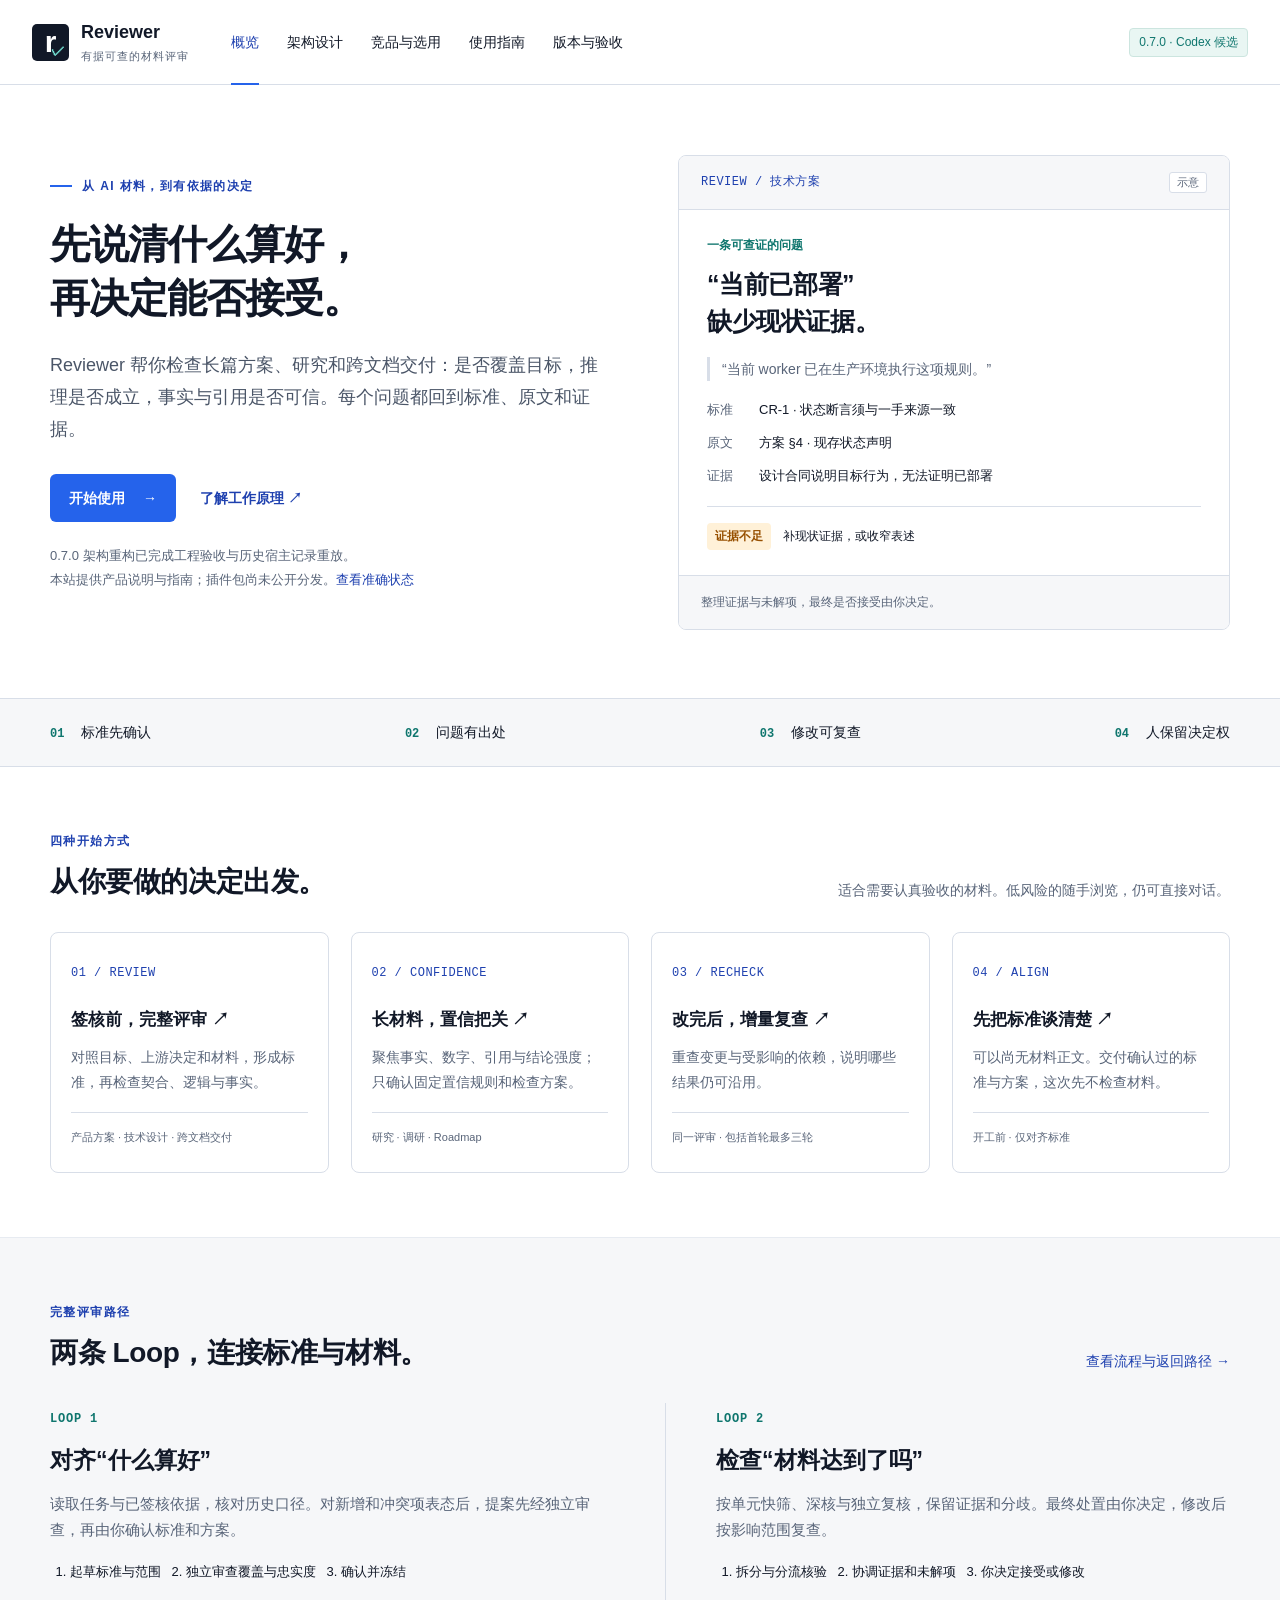
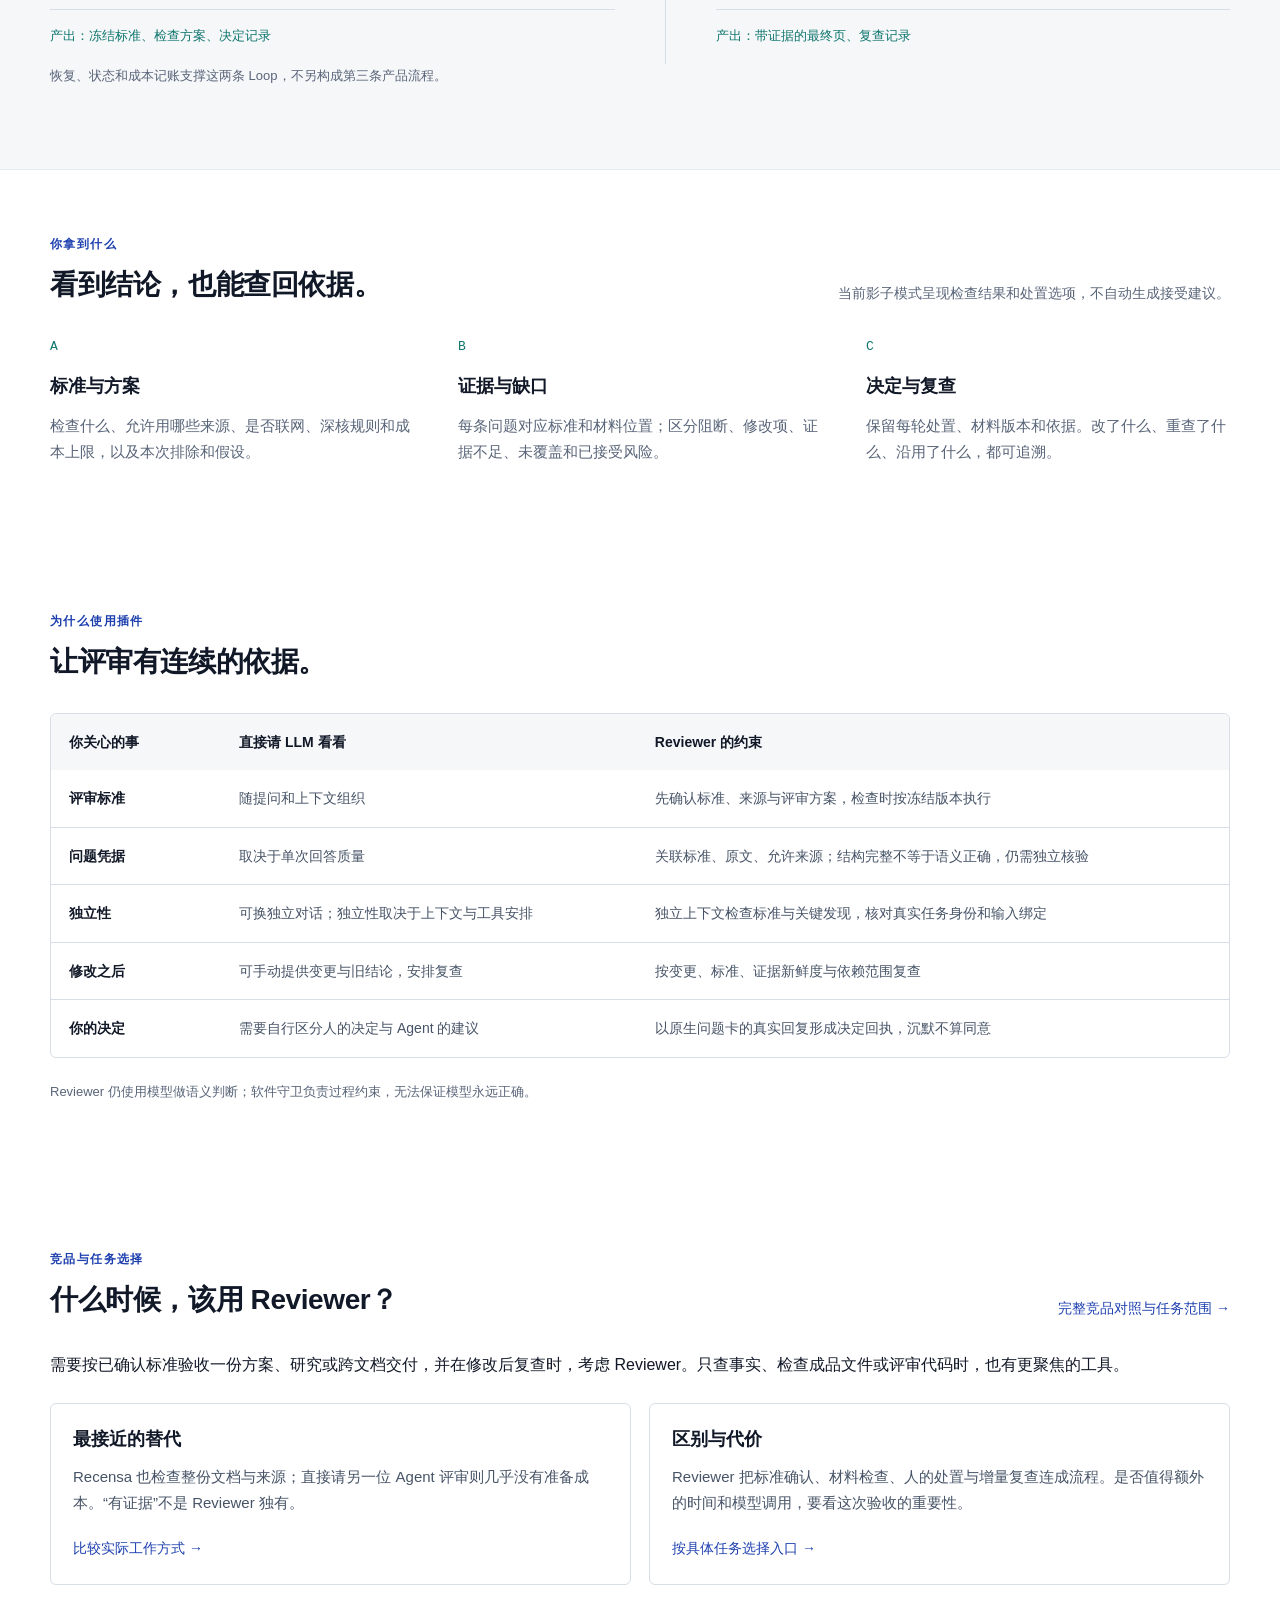
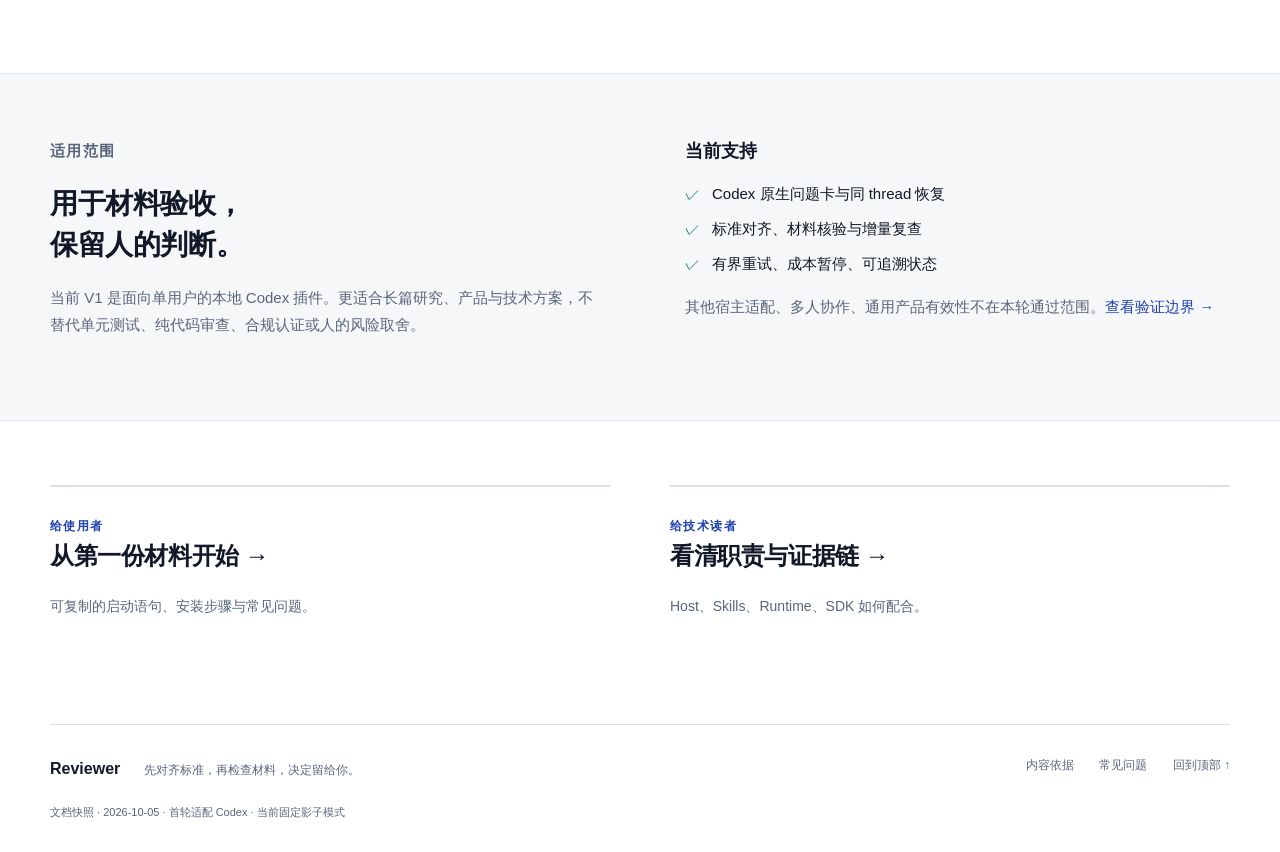
<file: public/index.html>
<!doctype html>
<html lang="zh-CN">
<head>
<meta charset="utf-8">
<meta name="viewport" content="width=device-width, initial-scale=1">
<meta name="description" content="Reviewer 先对齐评审标准，再检查目标、逻辑与事实。了解 Codex 使用方式、架构、证据与版本状态。">
<meta name="theme-color" content="#ffffff">
<title>有据可查的材料评审 · Reviewer</title>
<link rel="icon" href="favicon.svg" type="image/svg+xml">
<link rel="stylesheet" href="styles.css">
<script src="site.js" defer>
</script>
</head>
<body>
<a class="skip" href="#main">跳到主要内容</a>
<header class="header">
<div class="header-inner">
<a class="brand" href="index.html" aria-label="Reviewer 首页">
<span class="brand-mark" aria-hidden="true">r<span>✓</span>
</span>
<span>Reviewer<small>有据可查的材料评审</small>
</span>
</a>
<nav aria-label="主导航">
<a href="index.html" aria-current="page">概览</a>
<a href="architecture.html">架构设计</a>
<a href="comparison.html">竞品与选用</a>
<a href="guide.html">使用指南</a>
<a href="release.html">版本与验收</a>
</nav>
<a class="edition" href="release.html#current">0.7.0 · Codex 候选</a>
</div>
</header>
<main id="main">
<section class="hero wrap">
<div>
<p class="eyebrow">
<span class="rule">
</span>从 AI 材料，到有依据的决定</p>
<h1>先说清什么算好，<br>再决定能否接受。</h1>
<p class="lead">Reviewer 帮你检查长篇方案、研究和跨文档交付：是否覆盖目标，推理是否成立，事实与引用是否可信。每个问题都回到标准、原文和证据。</p>
<div class="actions">
<a class="button primary" href="guide.html#start">开始使用 <span aria-hidden="true">→</span>
</a>
<a class="text-link" href="architecture.html">了解工作原理 ↗</a>
</div>
<p class="fine">0.7.0 架构重构已完成工程验收与历史宿主记录重放。<br>本站提供产品说明与指南；插件包尚未公开分发。<a href="release.html#current">查看准确状态</a>
</p>
</div>
<div class="report-preview" aria-label="虚构材料评审示例，不是真实运行">
<div class="report-top">
<span class="mono">REVIEW / 技术方案</span>
<span class="tag">示意</span>
</div>
<div class="report-body">
<p class="report-label">一条可查证的问题</p>
<h2>“当前已部署”<br>缺少现状证据。</h2>
<p class="quote">“当前 worker 已在生产环境执行这项规则。”</p>
<dl class="evidence-chain">
<div>
<dt>标准</dt>
<dd>CR-1 · 状态断言须与一手来源一致</dd>
</div>
<div>
<dt>原文</dt>
<dd>方案 §4 · 现存状态声明</dd>
</div>
<div>
<dt>证据</dt>
<dd>设计合同说明目标行为，无法证明已部署</dd>
</div>
</dl>
<div class="report-outcome">
<span class="badge warning">证据不足</span>
<span>补现状证据，或收窄表述</span>
</div>
</div>
<div class="report-bottom">整理证据与未解项，最终是否接受由你决定。</div>
</div>
</section>
<div class="principles">
<div class="wrap">
<span>
<b>01</b> 标准先确认</span>
<span>
<b>02</b> 问题有出处</span>
<span>
<b>03</b> 修改可复查</span>
<span>
<b>04</b> 人保留决定权</span>
</div>
</div>
<section class="wrap section" id="scenarios">
<div class="section-head">
<div>
<p class="eyebrow">四种开始方式</p>
<h2>从你要做的决定出发。</h2>
</div>
<p>适合需要认真验收的材料。低风险的随手浏览，仍可直接对话。</p>
</div>
<div class="scenario-grid">
<a href="guide.html#full">
<span class="mono">01 / REVIEW</span>
<h3>签核前，完整评审 ↗</h3>
<p>对照目标、上游决定和材料，形成标准，再检查契合、逻辑与事实。</p>
<small>产品方案 · 技术设计 · 跨文档交付</small>
</a>
<a href="guide.html#confidence">
<span class="mono">02 / CONFIDENCE</span>
<h3>长材料，置信把关 ↗</h3>
<p>聚焦事实、数字、引用与结论强度；只确认固定置信规则和检查方案。</p>
<small>研究 · 调研 · Roadmap</small>
</a>
<a href="guide.html#recheck">
<span class="mono">03 / RECHECK</span>
<h3>改完后，增量复查 ↗</h3>
<p>重查变更与受影响的依赖，说明哪些结果仍可沿用。</p>
<small>同一评审 · 包括首轮最多三轮</small>
</a>
<a href="guide.html#align">
<span class="mono">04 / ALIGN</span>
<h3>先把标准谈清楚 ↗</h3>
<p>可以尚无材料正文。交付确认过的标准与方案，这次先不检查材料。</p>
<small>开工前 · 仅对齐标准</small>
</a>
</div>
</section>
<section class="band">
<div class="wrap section">
<div class="section-head">
<div>
<p class="eyebrow">完整评审路径</p>
<h2>两条 Loop，连接标准与材料。</h2>
</div>
<a href="architecture.html#loops">查看流程与返回路径 →</a>
</div>
<div class="loops">
<article>
<span class="loop-label">LOOP 1</span>
<h3>对齐“什么算好”</h3>
<p>读取任务与已签核依据，核对历史口径。对新增和冲突项表态后，提案先经独立审查，再由你确认标准和方案。</p>
<ol>
<li>起草标准与范围</li>
<li>独立审查覆盖与忠实度</li>
<li>确认并冻结</li>
</ol>
<div class="loop-result">产出：冻结标准、检查方案、决定记录</div>
</article>
<article>
<span class="loop-label">LOOP 2</span>
<h3>检查“材料达到了吗”</h3>
<p>按单元快筛、深核与独立复核，保留证据和分歧。最终处置由你决定，修改后按影响范围复查。</p>
<ol>
<li>拆分与分流核验</li>
<li>协调证据和未解项</li>
<li>你决定接受或修改</li>
</ol>
<div class="loop-result">产出：带证据的最终页、复查记录</div>
</article>
</div>
<p class="fine">恢复、状态和成本记账支撑这两条 Loop，不另构成第三条产品流程。</p>
</div>
</section>
<section class="wrap section">
<div class="section-head">
<div>
<p class="eyebrow">你拿到什么</p>
<h2>看到结论，也能查回依据。</h2>
</div>
<p>当前影子模式呈现检查结果和处置选项，不自动生成接受建议。</p>
</div>
<div class="deliverables">
<article>
<span class="index-no">A</span>
<h3>标准与方案</h3>
<p>检查什么、允许用哪些来源、是否联网、深核规则和成本上限，以及本次排除和假设。</p>
</article>
<article>
<span class="index-no">B</span>
<h3>证据与缺口</h3>
<p>每条问题对应标准和材料位置；区分阻断、修改项、证据不足、未覆盖和已接受风险。</p>
</article>
<article>
<span class="index-no">C</span>
<h3>决定与复查</h3>
<p>保留每轮处置、材料版本和依据。改了什么、重查了什么、沿用了什么，都可追溯。</p>
</article>
</div>
</section>
<section class="wrap section" id="comparison">
<div class="section-head">
<div>
<p class="eyebrow">为什么使用插件</p>
<h2>让评审有连续的依据。</h2>
</div>
</div>
<div class="table-scroll" role="region" tabindex="0" aria-label="直接对话与 Reviewer 对比">
<table>
<thead>
<tr>
<th scope="col">你关心的事</th>
<th scope="col">直接请 LLM 看看</th>
<th scope="col">Reviewer 的约束</th>
</tr>
</thead>
<tbody>
<tr>
<th scope="row">评审标准</th>
<td>随提问和上下文组织</td>
<td>先确认标准、来源与评审方案，检查时按冻结版本执行</td>
</tr>
<tr>
<th scope="row">问题凭据</th>
<td>取决于单次回答质量</td>
<td>关联标准、原文、允许来源；结构完整不等于语义正确，仍需独立核验</td>
</tr>
<tr>
<th scope="row">独立性</th>
<td>可换独立对话；独立性取决于上下文与工具安排</td>
<td>独立上下文检查标准与关键发现，核对真实任务身份和输入绑定</td>
</tr>
<tr>
<th scope="row">修改之后</th>
<td>可手动提供变更与旧结论，安排复查</td>
<td>按变更、标准、证据新鲜度与依赖范围复查</td>
</tr>
<tr>
<th scope="row">你的决定</th>
<td>需要自行区分人的决定与 Agent 的建议</td>
<td>以原生问题卡的真实回复形成决定回执，沉默不算同意</td>
</tr>
</tbody>
</table>
</div>
<p class="fine">Reviewer 仍使用模型做语义判断；软件守卫负责过程约束，无法保证模型永远正确。</p>
</section>
<section class="wrap section" id="choose">
<div class="section-head"><div><p class="eyebrow">竞品与任务选择</p><h2>什么时候，该用 Reviewer？</h2></div><a href="comparison.html">完整竞品对照与任务范围 →</a></div>
<p>需要按已确认标准验收一份方案、研究或跨文档交付，并在修改后复查时，考虑 Reviewer。只查事实、检查成品文件或评审代码时，也有更聚焦的工具。</p>
<div class="fit-grid">
<article><h3>最接近的替代</h3><p>Recensa 也检查整份文档与来源；直接请另一位 Agent 评审则几乎没有准备成本。“有证据”不是 Reviewer 独有。</p><a href="comparison.html#competitors">比较实际工作方式 →</a></article>
<article><h3>区别与代价</h3><p>Reviewer 把标准确认、材料检查、人的处置与增量复查连成流程。是否值得额外的时间和模型调用，要看这次验收的重要性。</p><a href="comparison.html#tasks">按具体任务选择入口 →</a></article>
</div>
</section>
<section class="band">
<div class="wrap section split">
<div>
<p class="eyebrow">适用范围</p>
<h2>用于材料验收，<br>保留人的判断。</h2>
<p>当前 V1 是面向单用户的本地 Codex 插件。更适合长篇研究、产品与技术方案，不替代单元测试、纯代码审查、合规认证或人的风险取舍。</p>
</div>
<div>
<h3>当前支持</h3>
<ul class="check-list">
<li>Codex 原生问题卡与同 thread 恢复</li>
<li>标准对齐、材料核验与增量复查</li>
<li>有界重试、成本暂停、可追溯状态</li>
</ul>
<p class="fine">其他宿主适配、多人协作、通用产品有效性不在本轮通过范围。<a href="release.html#limits">查看验证边界 →</a>
</p>
</div>
</div>
</section>
<section class="wrap section next-links">
<a href="guide.html">
<span class="eyebrow">给使用者</span>
<h2>从第一份材料开始 →</h2>
<p>可复制的启动语句、安装步骤与常见问题。</p>
</a>
<a href="architecture.html">
<span class="eyebrow">给技术读者</span>
<h2>看清职责与证据链 →</h2>
<p>Host、Skills、Runtime、SDK 如何配合。</p>
</a>
</section>
</main>
<footer class="footer wrap">
<div>
<strong>Reviewer</strong>
<span>先对齐标准，再检查材料，决定留给你。</span>
</div>
<div>
<a href="release.html#sources">内容依据</a>
<a href="guide.html#faq">常见问题</a>
<a href="#main">回到顶部 ↑</a>
</div>
<p>文档快照 · 2026-10-05 · 首轮适配 Codex · 当前固定影子模式</p>
</footer>
<div id="notice" class="notice" role="status" aria-live="polite">
</div>
</body>
</html>
</file>
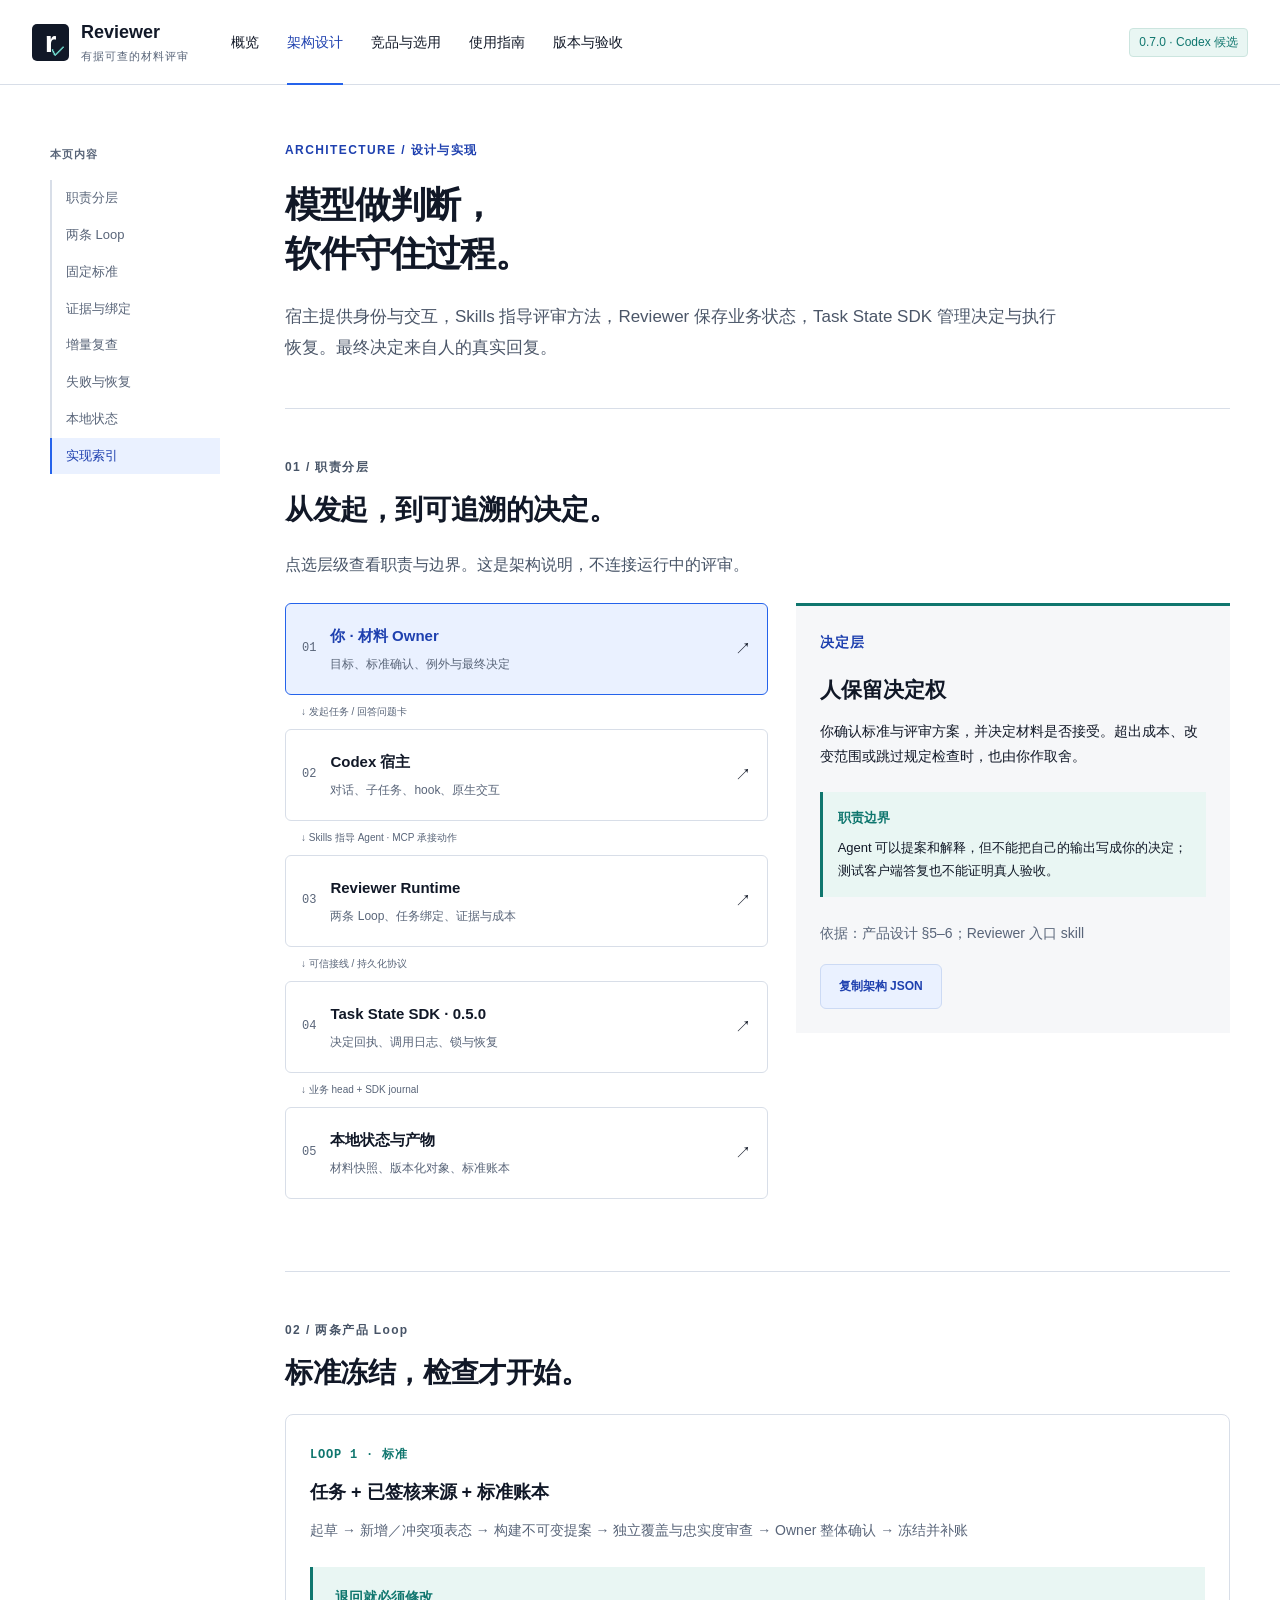
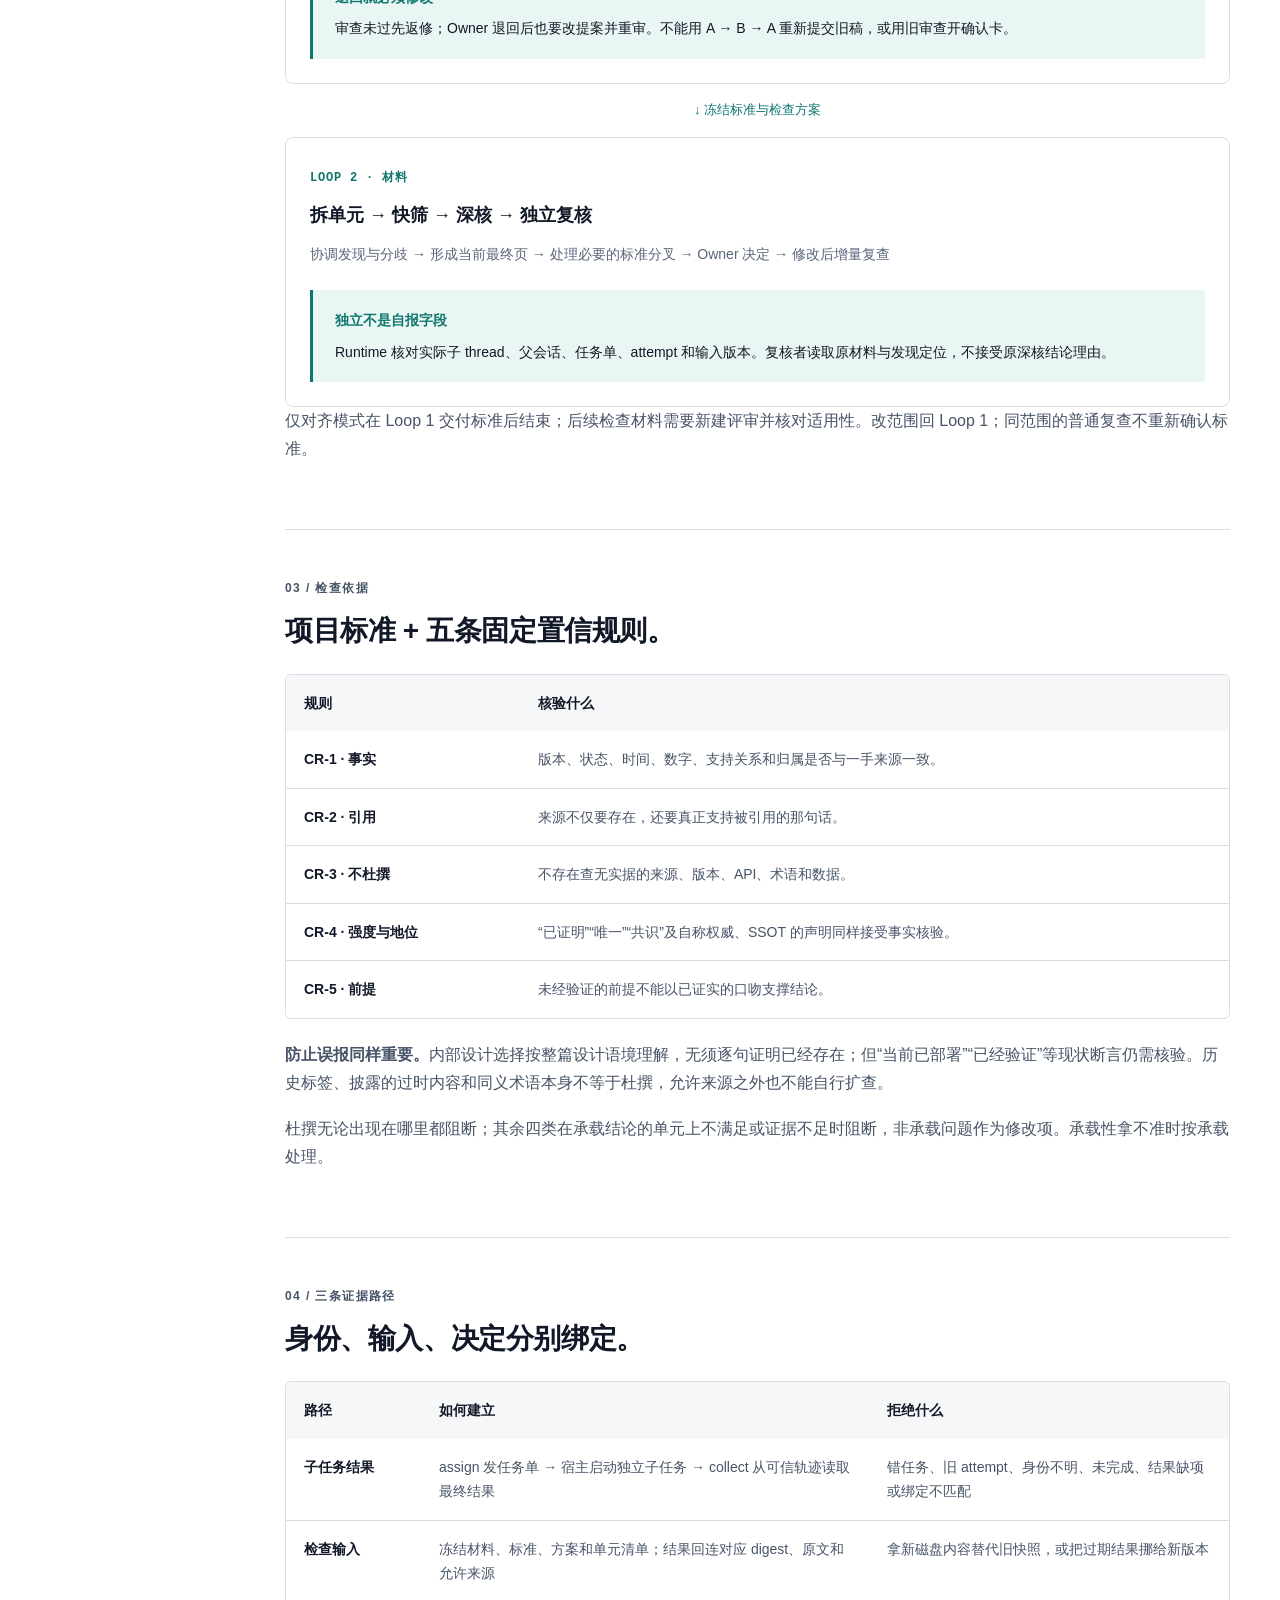
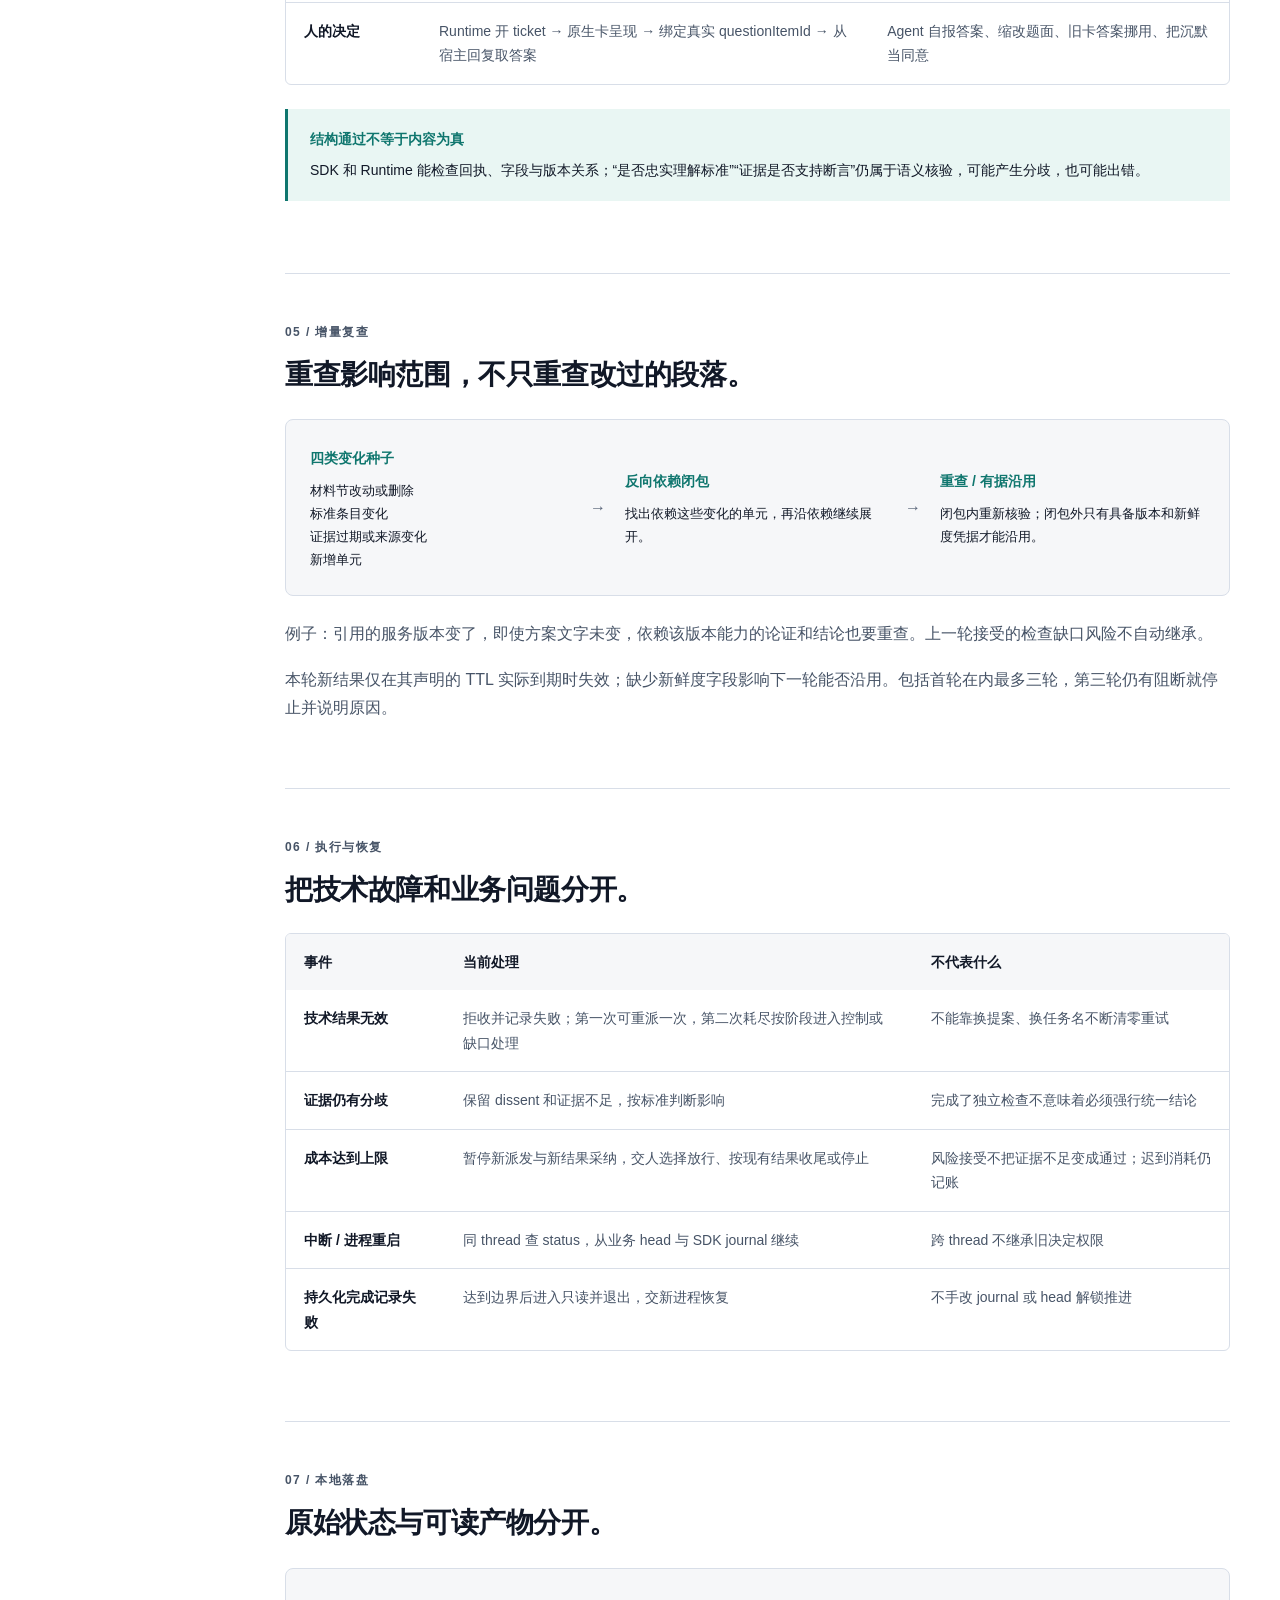
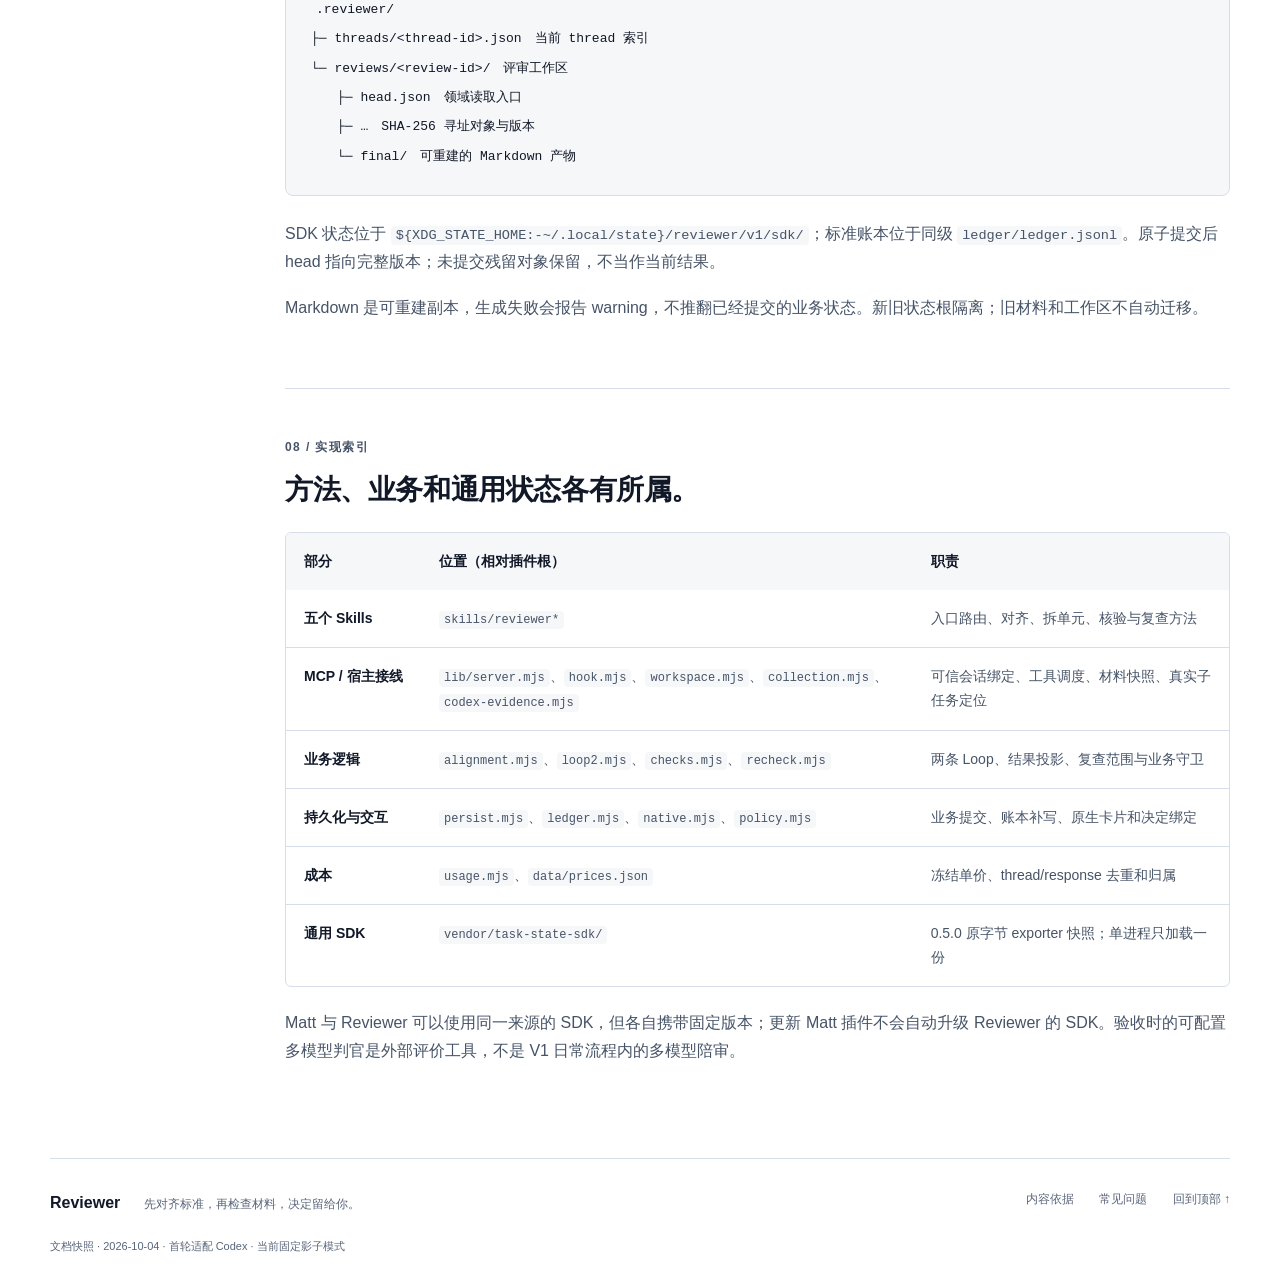
<file: public/architecture.html>
<!doctype html>
<html lang="zh-CN">
<head>
<meta charset="utf-8">
<meta name="viewport" content="width=device-width, initial-scale=1">
<meta name="description" content="Reviewer 的两条 Loop、Host/Skills/Runtime/SDK 分层、可信绑定、增量复查和恢复边界。">
<meta name="theme-color" content="#ffffff">
<title>架构设计 · Reviewer</title>
<link rel="icon" href="favicon.svg" type="image/svg+xml">
<link rel="stylesheet" href="styles.css">
<script src="site.js" defer>
</script>
</head>
<body>
<a class="skip" href="#main">跳到主要内容</a>
<header class="header">
<div class="header-inner">
<a class="brand" href="index.html" aria-label="Reviewer 首页">
<span class="brand-mark" aria-hidden="true">r<span>✓</span>
</span>
<span>Reviewer<small>有据可查的材料评审</small>
</span>
</a>
<nav aria-label="主导航">
<a href="index.html">概览</a>
<a href="architecture.html" aria-current="page">架构设计</a>
<a href="comparison.html">竞品与选用</a>
<a href="guide.html">使用指南</a>
<a href="release.html">版本与验收</a>
</nav>
<a class="edition" href="release.html#current">0.7.0 · Codex 候选</a>
</div>
</header>
<main id="main">
<div class="doc-layout wrap">
<aside class="toc" aria-label="本页目录">
<p>本页内容</p>
<a href="#map">职责分层</a>
<a href="#loops">两条 Loop</a>
<a href="#criteria">固定标准</a>
<a href="#evidence">证据与绑定</a>
<a href="#recheck">增量复查</a>
<a href="#recovery">失败与恢复</a>
<a href="#storage">本地状态</a>
<a href="#modules">实现索引</a>
</aside>
<div class="doc-body">
<div class="doc-hero">
<p class="eyebrow">ARCHITECTURE / 设计与实现</p>
<h1>模型做判断，<br>软件守住过程。</h1>
<p class="lead">宿主提供身份与交互，Skills 指导评审方法，Reviewer 保存业务状态，Task State SDK 管理决定与执行恢复。最终决定来自人的真实回复。</p>
</div>
<section id="map" class="doc-section">
<p class="eyebrow">01 / 职责分层</p>
<h2>从发起，到可追溯的决定。</h2>
<p>点选层级查看职责与边界。这是架构说明，不连接运行中的评审。</p>
<div class="architecture-map">
<div class="layer-stack" role="group" aria-label="架构层级">
<button type="button" class="layer active" data-layer="owner" aria-pressed="true">
<span class="layer-num">01</span>
<span>
<strong>你 · 材料 Owner</strong>
<small>目标、标准确认、例外与最终决定</small>
</span>
<span aria-hidden="true">↗</span>
</button>
<div class="connector">↓ 发起任务 / 回答问题卡</div>
<button type="button" class="layer" data-layer="host" aria-pressed="false">
<span class="layer-num">02</span>
<span>
<strong>Codex 宿主</strong>
<small>对话、子任务、hook、原生交互</small>
</span>
<span aria-hidden="true">↗</span>
</button>
<div class="connector">↓ Skills 指导 Agent · MCP 承接动作</div>
<button type="button" class="layer" data-layer="runtime" aria-pressed="false">
<span class="layer-num">03</span>
<span>
<strong>Reviewer Runtime</strong>
<small>两条 Loop、任务绑定、证据与成本</small>
</span>
<span aria-hidden="true">↗</span>
</button>
<div class="connector">↓ 可信接线 / 持久化协议</div>
<button type="button" class="layer" data-layer="sdk" aria-pressed="false">
<span class="layer-num">04</span>
<span>
<strong>Task State SDK · 0.5.0</strong>
<small>决定回执、调用日志、锁与恢复</small>
</span>
<span aria-hidden="true">↗</span>
</button>
<div class="connector">↓ 业务 head + SDK journal</div>
<button type="button" class="layer" data-layer="storage" aria-pressed="false">
<span class="layer-num">05</span>
<span>
<strong>本地状态与产物</strong>
<small>材料快照、版本化对象、标准账本</small>
</span>
<span aria-hidden="true">↗</span>
</button>
</div>
<div class="layer-detail" aria-live="polite">
<p class="eyebrow" id="layer-kicker">决定层</p>
<h3 id="layer-title">人保留决定权</h3>
<p id="layer-description">你确认标准与评审方案，并决定材料是否接受。超出成本、改变范围或跳过规定检查时，也由你作取舍。</p>
<div class="callout">
<strong>职责边界</strong>
<p id="layer-boundary">Agent 可以提案和解释，但不能把自己的输出写成你的决定；测试客户端答复也不能证明真人验收。</p>
</div>
<p class="fine" id="layer-source">依据：产品设计 §5–6；Reviewer 入口 skill</p>
<button class="button secondary" id="copy-architecture">复制架构 JSON</button>
</div>
</div>
<noscript>
<p>完整职责：Owner 作决定；Codex 提供交互与身份；Reviewer 执行业务守卫；SDK 记录回执与恢复；本地存储保留快照与产物。启用 JavaScript 可查看逐层说明。</p>
</noscript>
</section>
<section id="loops" class="doc-section">
<p class="eyebrow">02 / 两条产品 Loop</p>
<h2>标准冻结，检查才开始。</h2>
<div class="flow">
<article>
<span class="loop-label">LOOP 1 · 标准</span>
<h3>任务 + 已签核来源 + 标准账本</h3>
<p>起草 → 新增／冲突项表态 → 构建不可变提案 → 独立覆盖与忠实度审查 → Owner 整体确认 → 冻结并补账</p>
<div class="callout">
<strong>退回就必须修改</strong>
<p>审查未过先返修；Owner 退回后也要改提案并重审。不能用 A → B → A 重新提交旧稿，或用旧审查开确认卡。</p>
</div>
</article>
<div class="flow-arrow">↓ 冻结标准与检查方案</div>
<article>
<span class="loop-label">LOOP 2 · 材料</span>
<h3>拆单元 → 快筛 → 深核 → 独立复核</h3>
<p>协调发现与分歧 → 形成当前最终页 → 处理必要的标准分叉 → Owner 决定 → 修改后增量复查</p>
<div class="callout">
<strong>独立不是自报字段</strong>
<p>Runtime 核对实际子 thread、父会话、任务单、attempt 和输入版本。复核者读取原材料与发现定位，不接受原深核结论理由。</p>
</div>
</article>
</div>
<p>仅对齐模式在 Loop 1 交付标准后结束；后续检查材料需要新建评审并核对适用性。改范围回 Loop 1；同范围的普通复查不重新确认标准。</p>
</section>
<section id="criteria" class="doc-section">
<p class="eyebrow">03 / 检查依据</p>
<h2>项目标准 + 五条固定置信规则。</h2>
<div class="table-scroll" role="region" tabindex="0" aria-label="五条固定置信规则">
<table>
<thead>
<tr>
<th scope="col">规则</th>
<th scope="col">核验什么</th>
</tr>
</thead>
<tbody>
<tr>
<th scope="row">CR-1 · 事实</th>
<td>版本、状态、时间、数字、支持关系和归属是否与一手来源一致。</td>
</tr>
<tr>
<th scope="row">CR-2 · 引用</th>
<td>来源不仅要存在，还要真正支持被引用的那句话。</td>
</tr>
<tr>
<th scope="row">CR-3 · 不杜撰</th>
<td>不存在查无实据的来源、版本、API、术语和数据。</td>
</tr>
<tr>
<th scope="row">CR-4 · 强度与地位</th>
<td>“已证明”“唯一”“共识”及自称权威、SSOT 的声明同样接受事实核验。</td>
</tr>
<tr>
<th scope="row">CR-5 · 前提</th>
<td>未经验证的前提不能以已证实的口吻支撑结论。</td>
</tr>
</tbody>
</table>
</div>
<p>
<strong>防止误报同样重要。</strong>内部设计选择按整篇设计语境理解，无须逐句证明已经存在；但“当前已部署”“已经验证”等现状断言仍需核验。历史标签、披露的过时内容和同义术语本身不等于杜撰，允许来源之外也不能自行扩查。</p>
<p>杜撰无论出现在哪里都阻断；其余四类在承载结论的单元上不满足或证据不足时阻断，非承载问题作为修改项。承载性拿不准时按承载处理。</p>
</section>
<section id="evidence" class="doc-section">
<p class="eyebrow">04 / 三条证据路径</p>
<h2>身份、输入、决定分别绑定。</h2>
<div class="table-scroll" role="region" tabindex="0" aria-label="三类绑定路径">
<table>
<thead>
<tr>
<th scope="col">路径</th>
<th scope="col">如何建立</th>
<th scope="col">拒绝什么</th>
</tr>
</thead>
<tbody>
<tr>
<th scope="row">子任务结果</th>
<td>assign 发任务单 → 宿主启动独立子任务 → collect 从可信轨迹读取最终结果</td>
<td>错任务、旧 attempt、身份不明、未完成、结果缺项或绑定不匹配</td>
</tr>
<tr>
<th scope="row">检查输入</th>
<td>冻结材料、标准、方案和单元清单；结果回连对应 digest、原文和允许来源</td>
<td>拿新磁盘内容替代旧快照，或把过期结果挪给新版本</td>
</tr>
<tr>
<th scope="row">人的决定</th>
<td>Runtime 开 ticket → 原生卡呈现 → 绑定真实 questionItemId → 从宿主回复取答案</td>
<td>Agent 自报答案、缩改题面、旧卡答案挪用、把沉默当同意</td>
</tr>
</tbody>
</table>
</div>
<div class="callout">
<strong>结构通过不等于内容为真</strong>
<p>SDK 和 Runtime 能检查回执、字段与版本关系；“是否忠实理解标准”“证据是否支持断言”仍属于语义核验，可能产生分歧，也可能出错。</p>
</div>
</section>
<section id="recheck" class="doc-section">
<p class="eyebrow">05 / 增量复查</p>
<h2>重查影响范围，不只重查改过的段落。</h2>
<div class="recheck-diagram">
<div>
<strong>四类变化种子</strong>
<p>材料节改动或删除<br>标准条目变化<br>证据过期或来源变化<br>新增单元</p>
</div>
<span aria-hidden="true">→</span>
<div>
<strong>反向依赖闭包</strong>
<p>找出依赖这些变化的单元，再沿依赖继续展开。</p>
</div>
<span aria-hidden="true">→</span>
<div>
<strong>重查 / 有据沿用</strong>
<p>闭包内重新核验；闭包外只有具备版本和新鲜度凭据才能沿用。</p>
</div>
</div>
<p>例子：引用的服务版本变了，即使方案文字未变，依赖该版本能力的论证和结论也要重查。上一轮接受的检查缺口风险不自动继承。</p>
<p>本轮新结果仅在其声明的 TTL 实际到期时失效；缺少新鲜度字段影响下一轮能否沿用。包括首轮在内最多三轮，第三轮仍有阻断就停止并说明原因。</p>
</section>
<section id="recovery" class="doc-section">
<p class="eyebrow">06 / 执行与恢复</p>
<h2>把技术故障和业务问题分开。</h2>
<div class="table-scroll" role="region" tabindex="0" aria-label="失败及恢复边界">
<table>
<thead>
<tr>
<th scope="col">事件</th>
<th scope="col">当前处理</th>
<th scope="col">不代表什么</th>
</tr>
</thead>
<tbody>
<tr>
<th scope="row">技术结果无效</th>
<td>拒收并记录失败；第一次可重派一次，第二次耗尽按阶段进入控制或缺口处理</td>
<td>不能靠换提案、换任务名不断清零重试</td>
</tr>
<tr>
<th scope="row">证据仍有分歧</th>
<td>保留 dissent 和证据不足，按标准判断影响</td>
<td>完成了独立检查不意味着必须强行统一结论</td>
</tr>
<tr>
<th scope="row">成本达到上限</th>
<td>暂停新派发与新结果采纳，交人选择放行、按现有结果收尾或停止</td>
<td>风险接受不把证据不足变成通过；迟到消耗仍记账</td>
</tr>
<tr>
<th scope="row">中断 / 进程重启</th>
<td>同 thread 查 status，从业务 head 与 SDK journal 继续</td>
<td>跨 thread 不继承旧决定权限</td>
</tr>
<tr>
<th scope="row">持久化完成记录失败</th>
<td>达到边界后进入只读并退出，交新进程恢复</td>
<td>不手改 journal 或 head 解锁推进</td>
</tr>
</tbody>
</table>
</div>
</section>
<section id="storage" class="doc-section">
<p class="eyebrow">07 / 本地落盘</p>
<h2>原始状态与可读产物分开。</h2>
<div class="file-tree">
<code>.reviewer/<br>├─ threads/&lt;thread-id&gt;.json　当前 thread 索引<br>└─ reviews/&lt;review-id&gt;/　评审工作区<br>　　├─ head.json　领域读取入口<br>　　├─ …　SHA-256 寻址对象与版本<br>　　└─ final/　可重建的 Markdown 产物</code>
</div>
<p>SDK 状态位于 <code>${XDG_STATE_HOME:-~/.local/state}/reviewer/v1/sdk/</code>；标准账本位于同级 <code>ledger/ledger.jsonl</code>。原子提交后 head 指向完整版本；未提交残留对象保留，不当作当前结果。</p>
<p>Markdown 是可重建副本，生成失败会报告 warning，不推翻已经提交的业务状态。新旧状态根隔离；旧材料和工作区不自动迁移。</p>
</section>
<section id="modules" class="doc-section">
<p class="eyebrow">08 / 实现索引</p>
<h2>方法、业务和通用状态各有所属。</h2>
<div class="table-scroll" role="region" tabindex="0" aria-label="工程模块职责">
<table>
<thead>
<tr>
<th scope="col">部分</th>
<th scope="col">位置（相对插件根）</th>
<th scope="col">职责</th>
</tr>
</thead>
<tbody>
<tr>
<th scope="row">五个 Skills</th>
<td>
<code>skills/reviewer*</code>
</td>
<td>入口路由、对齐、拆单元、核验与复查方法</td>
</tr>
<tr>
<th scope="row">MCP / 宿主接线</th>
<td>
<code>lib/server.mjs</code>、<code>hook.mjs</code>、<code>workspace.mjs</code>、<code>collection.mjs</code>、<code>codex-evidence.mjs</code>
</td>
<td>可信会话绑定、工具调度、材料快照、真实子任务定位</td>
</tr>
<tr>
<th scope="row">业务逻辑</th>
<td>
<code>alignment.mjs</code>、<code>loop2.mjs</code>、<code>checks.mjs</code>、<code>recheck.mjs</code>
</td>
<td>两条 Loop、结果投影、复查范围与业务守卫</td>
</tr>
<tr>
<th scope="row">持久化与交互</th>
<td>
<code>persist.mjs</code>、<code>ledger.mjs</code>、<code>native.mjs</code>、<code>policy.mjs</code>
</td>
<td>业务提交、账本补写、原生卡片和决定绑定</td>
</tr>
<tr>
<th scope="row">成本</th>
<td>
<code>usage.mjs</code>、<code>data/prices.json</code>
</td>
<td>冻结单价、thread/response 去重和归属</td>
</tr>
<tr>
<th scope="row">通用 SDK</th>
<td>
<code>vendor/task-state-sdk/</code>
</td>
<td>0.5.0 原字节 exporter 快照；单进程只加载一份</td>
</tr>
</tbody>
</table>
</div>
<p>Matt 与 Reviewer 可以使用同一来源的 SDK，但各自携带固定版本；更新 Matt 插件不会自动升级 Reviewer 的 SDK。验收时的可配置多模型判官是外部评价工具，不是 V1 日常流程内的多模型陪审。</p>
</section>
</div>
</div>
</main>
<footer class="footer wrap">
<div>
<strong>Reviewer</strong>
<span>先对齐标准，再检查材料，决定留给你。</span>
</div>
<div>
<a href="release.html#sources">内容依据</a>
<a href="guide.html#faq">常见问题</a>
<a href="#main">回到顶部 ↑</a>
</div>
<p>文档快照 · 2026-10-04 · 首轮适配 Codex · 当前固定影子模式</p>
</footer>
<div id="notice" class="notice" role="status" aria-live="polite">
</div>
</body>
</html>
</file>
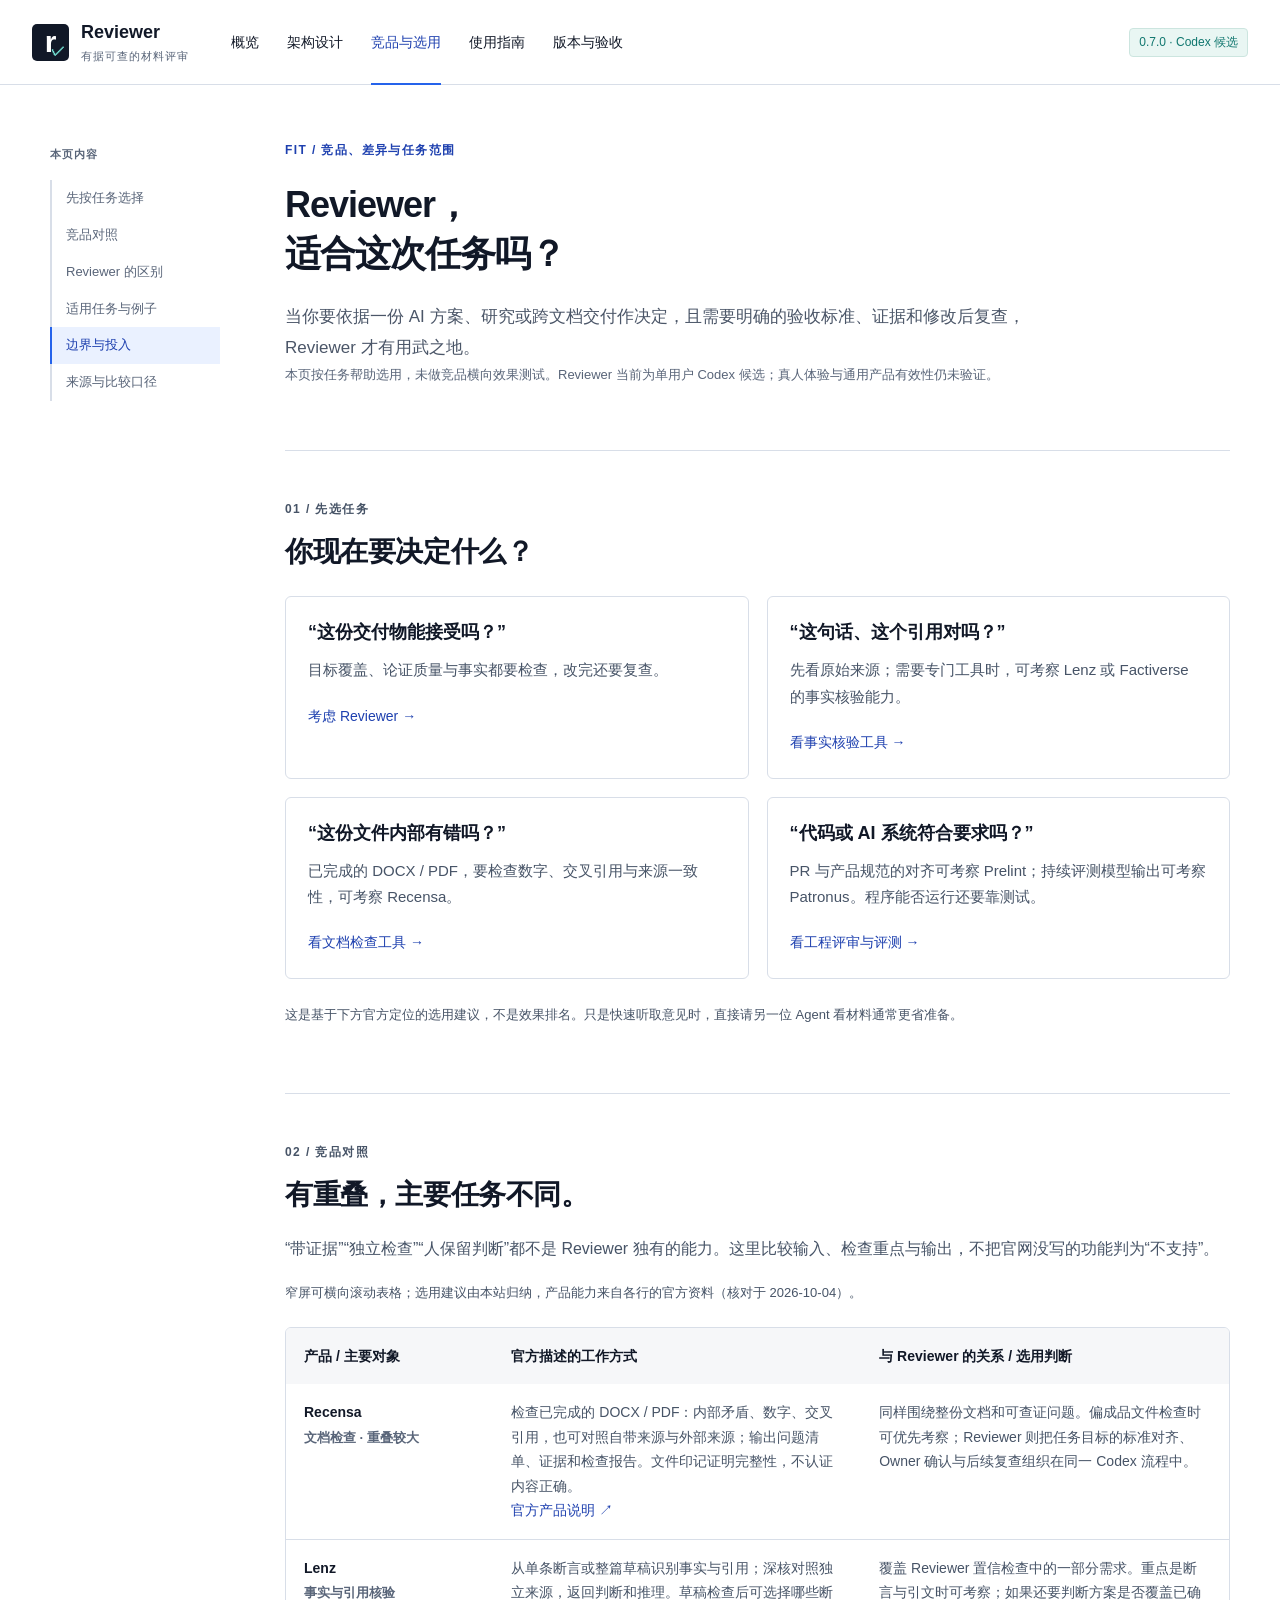
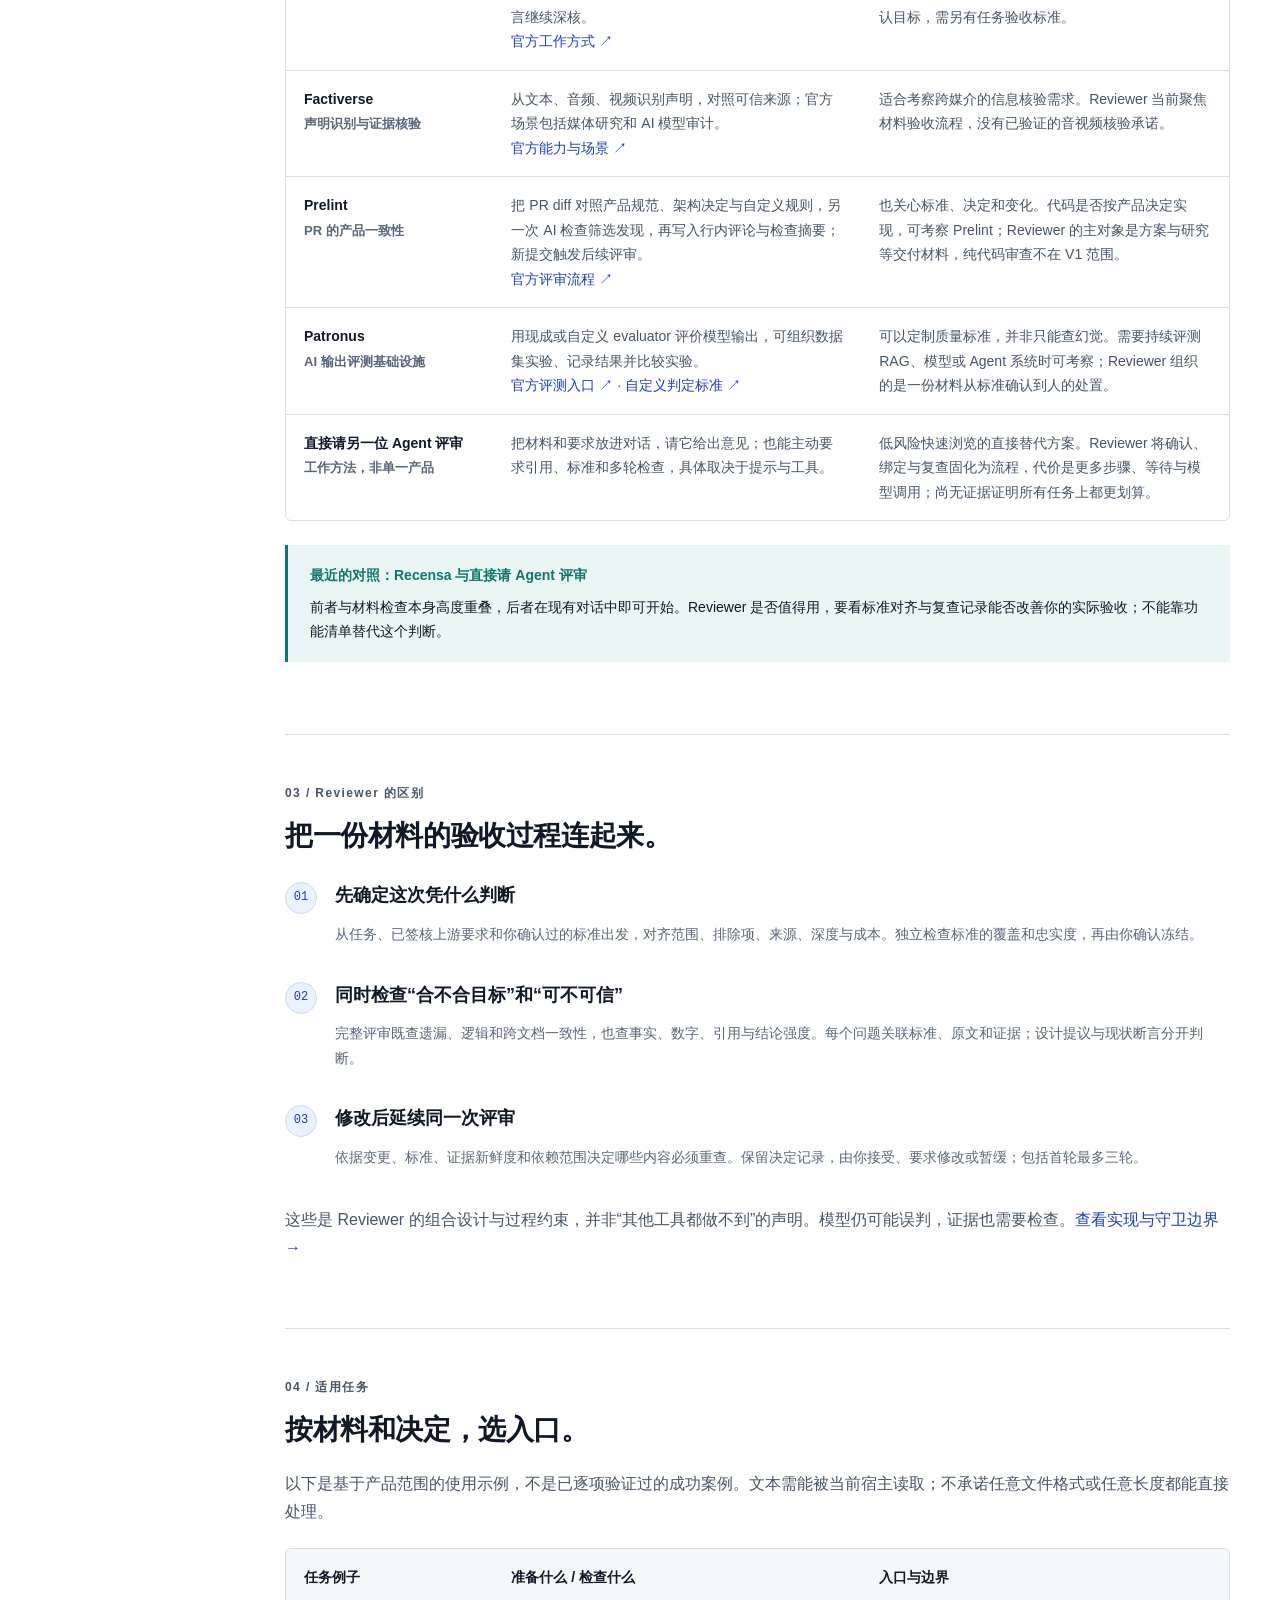
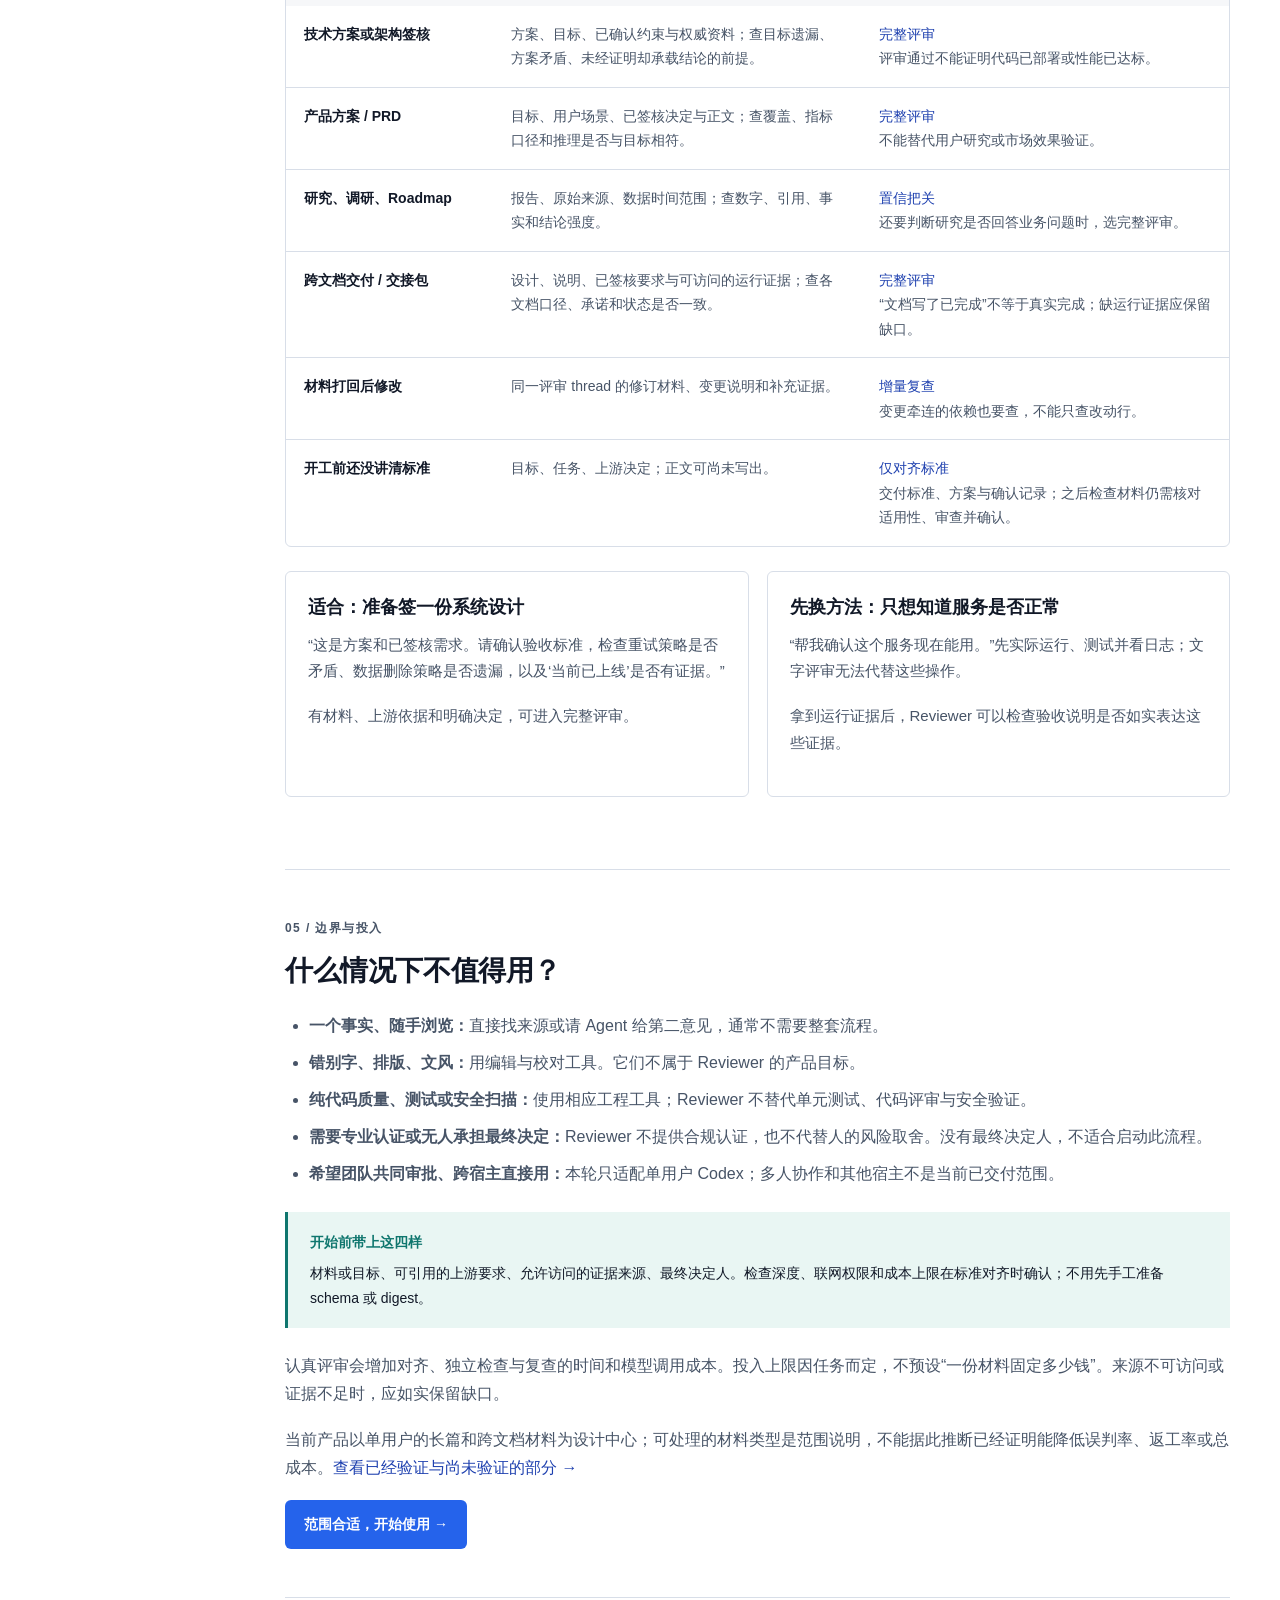
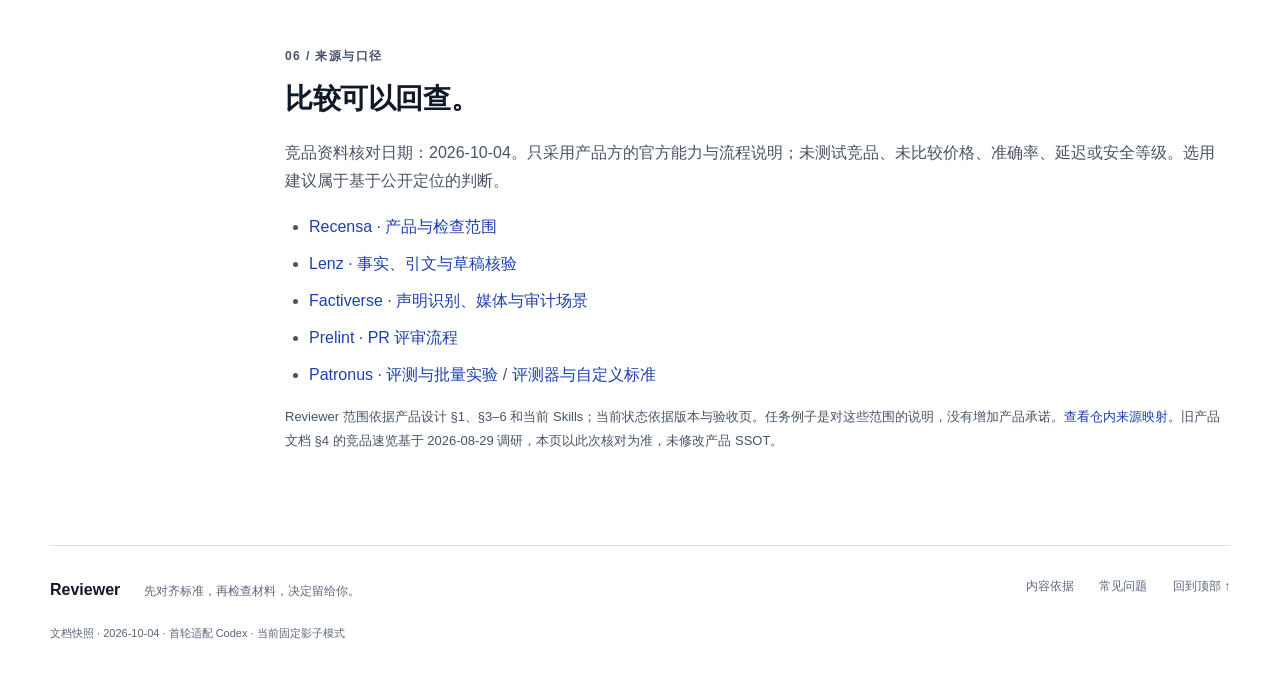
<file: public/comparison.html>
<!doctype html>
<html lang="zh-CN">
<head>
<meta charset="utf-8">
<meta name="viewport" content="width=device-width, initial-scale=1">
<meta name="description" content="Reviewer 与 Recensa、Lenz、Factiverse、Prelint、Patronus 的任务差异，适用场景、输入要求和使用边界。">
<meta name="theme-color" content="#ffffff">
<title>竞品与选用 · Reviewer</title>
<link rel="icon" href="favicon.svg" type="image/svg+xml">
<link rel="stylesheet" href="styles.css">
<script src="site.js" defer>
</script>
</head>
<body>
<a class="skip" href="#main">跳到主要内容</a>
<header class="header">
<div class="header-inner">
<a class="brand" href="index.html" aria-label="Reviewer 首页">
<span class="brand-mark" aria-hidden="true">r<span>✓</span>
</span>
<span>Reviewer<small>有据可查的材料评审</small>
</span>
</a>
<nav aria-label="主导航">
<a href="index.html">概览</a>
<a href="architecture.html">架构设计</a>
<a href="comparison.html" aria-current="page">竞品与选用</a>
<a href="guide.html">使用指南</a>
<a href="release.html">版本与验收</a>
</nav>
<a class="edition" href="release.html#current">0.7.0 · Codex 候选</a>
</div>
</header>
<main id="main">
<div class="doc-layout wrap">
<aside class="toc" aria-label="本页目录">
<p>本页内容</p>
<a href="#choose">先按任务选择</a>
<a href="#competitors">竞品对照</a>
<a href="#difference">Reviewer 的区别</a>
<a href="#tasks">适用任务与例子</a>
<a href="#boundaries">边界与投入</a>
<a href="#sources">来源与比较口径</a>
</aside>
<div class="doc-body">
<div class="doc-hero">
<p class="eyebrow">FIT / 竞品、差异与任务范围</p>
<h1>Reviewer，<br>适合这次任务吗？</h1>
<p class="lead">当你要依据一份 AI 方案、研究或跨文档交付作决定，且需要明确的验收标准、证据和修改后复查，Reviewer 才有用武之地。</p>
<p class="fine">本页按任务帮助选用，未做竞品横向效果测试。Reviewer 当前为单用户 Codex 候选；真人体验与通用产品有效性仍未验证。</p>
</div>
<section class="doc-section" id="choose">
<p class="eyebrow">01 / 先选任务</p>
<h2>你现在要决定什么？</h2>
<div class="fit-grid">
<article>
<h3>“这份交付物能接受吗？”</h3>
<p>目标覆盖、论证质量与事实都要检查，改完还要复查。</p>
<a href="#tasks">考虑 Reviewer →</a>
</article>
<article>
<h3>“这句话、这个引用对吗？”</h3>
<p>先看原始来源；需要专门工具时，可考察 Lenz 或 Factiverse 的事实核验能力。</p>
<a href="#competitors">看事实核验工具 →</a>
</article>
<article>
<h3>“这份文件内部有错吗？”</h3>
<p>已完成的 DOCX / PDF，要检查数字、交叉引用与来源一致性，可考察 Recensa。</p>
<a href="#competitors">看文档检查工具 →</a>
</article>
<article>
<h3>“代码或 AI 系统符合要求吗？”</h3>
<p>PR 与产品规范的对齐可考察 Prelint；持续评测模型输出可考察 Patronus。程序能否运行还要靠测试。</p>
<a href="#competitors">看工程评审与评测 →</a>
</article>
</div>
<p class="fine">这是基于下方官方定位的选用建议，不是效果排名。只是快速听取意见时，直接请另一位 Agent 看材料通常更省准备。</p>
</section>
<section class="doc-section" id="competitors">
<p class="eyebrow">02 / 竞品对照</p>
<h2>有重叠，主要任务不同。</h2>
<p>“带证据”“独立检查”“人保留判断”都不是 Reviewer 独有的能力。这里比较输入、检查重点与输出，不把官网没写的功能判为“不支持”。</p>
<p class="fine">窄屏可横向滚动表格；选用建议由本站归纳，产品能力来自各行的官方资料（核对于 2026-10-04）。</p>
<div class="table-scroll" role="region" tabindex="0" aria-label="竞品主要任务与 Reviewer 的关系">
<table class="comparison-table">
<thead>
<tr>
<th scope="col">产品 / 主要对象</th>
<th scope="col">官方描述的工作方式</th>
<th scope="col">与 Reviewer 的关系 / 选用判断</th>
</tr>
</thead>
<tbody>
<tr>
<th scope="row">Recensa<br>
<span class="fine">文档检查 · 重叠较大</span>
</th>
<td>检查已完成的 DOCX / PDF：内部矛盾、数字、交叉引用，也可对照自带来源与外部来源；输出问题清单、证据和检查报告。文件印记证明完整性，不认证内容正确。<br>
<a href="https://recensa.ai/product">官方产品说明 ↗</a>
</td>
<td>同样围绕整份文档和可查证问题。偏成品文件检查时可优先考察；Reviewer 则把任务目标的标准对齐、Owner 确认与后续复查组织在同一 Codex 流程中。</td>
</tr>
<tr>
<th scope="row">Lenz<br>
<span class="fine">事实与引用核验</span>
</th>
<td>从单条断言或整篇草稿识别事实与引用；深核对照独立来源，返回判断和推理。草稿检查后可选择哪些断言继续深核。<br>
<a href="https://lenz.io/about">官方工作方式 ↗</a>
</td>
<td>覆盖 Reviewer 置信检查中的一部分需求。重点是断言与引文时可考察；如果还要判断方案是否覆盖已确认目标，需另有任务验收标准。</td>
</tr>
<tr>
<th scope="row">Factiverse<br>
<span class="fine">声明识别与证据核验</span>
</th>
<td>从文本、音频、视频识别声明，对照可信来源；官方场景包括媒体研究和 AI 模型审计。<br>
<a href="https://www.factiverse.ai/">官方能力与场景 ↗</a>
</td>
<td>适合考察跨媒介的信息核验需求。Reviewer 当前聚焦材料验收流程，没有已验证的音视频核验承诺。</td>
</tr>
<tr>
<th scope="row">Prelint<br>
<span class="fine">PR 的产品一致性</span>
</th>
<td>把 PR diff 对照产品规范、架构决定与自定义规则，另一次 AI 检查筛选发现，再写入行内评论与检查摘要；新提交触发后续评审。<br>
<a href="https://prelint.com/docs/how-reviews-work">官方评审流程 ↗</a>
</td>
<td>也关心标准、决定和变化。代码是否按产品决定实现，可考察 Prelint；Reviewer 的主对象是方案与研究等交付材料，纯代码审查不在 V1 范围。</td>
</tr>
<tr>
<th scope="row">Patronus<br>
<span class="fine">AI 输出评测基础设施</span>
</th>
<td>用现成或自定义 evaluator 评价模型输出，可组织数据集实验、记录结果并比较实验。<br>
<a href="https://docs.patronus.ai/docs/quickstart_eval">官方评测入口 ↗</a> · <a href="https://docs.patronus.ai/docs/evaluators/reference_guide">自定义判定标准 ↗</a>
</td>
<td>可以定制质量标准，并非只能查幻觉。需要持续评测 RAG、模型或 Agent 系统时可考察；Reviewer 组织的是一份材料从标准确认到人的处置。</td>
</tr>
<tr>
<th scope="row">直接请另一位 Agent 评审<br>
<span class="fine">工作方法，非单一产品</span>
</th>
<td>把材料和要求放进对话，请它给出意见；也能主动要求引用、标准和多轮检查，具体取决于提示与工具。</td>
<td>低风险快速浏览的直接替代方案。Reviewer 将确认、绑定与复查固化为流程，代价是更多步骤、等待与模型调用；尚无证据证明所有任务上都更划算。</td>
</tr>
</tbody>
</table>
</div>
<div class="callout">
<strong>最近的对照：Recensa 与直接请 Agent 评审</strong>
<p>前者与材料检查本身高度重叠，后者在现有对话中即可开始。Reviewer 是否值得用，要看标准对齐与复查记录能否改善你的实际验收；不能靠功能清单替代这个判断。</p>
</div>
</section>
<section class="doc-section" id="difference">
<p class="eyebrow">03 / Reviewer 的区别</p>
<h2>把一份材料的验收过程连起来。</h2>
<ol class="steps">
<li>
<h3>先确定这次凭什么判断</h3>
<p>从任务、已签核上游要求和你确认过的标准出发，对齐范围、排除项、来源、深度与成本。独立检查标准的覆盖和忠实度，再由你确认冻结。</p>
</li>
<li>
<h3>同时检查“合不合目标”和“可不可信”</h3>
<p>完整评审既查遗漏、逻辑和跨文档一致性，也查事实、数字、引用与结论强度。每个问题关联标准、原文和证据；设计提议与现状断言分开判断。</p>
</li>
<li>
<h3>修改后延续同一次评审</h3>
<p>依据变更、标准、证据新鲜度和依赖范围决定哪些内容必须重查。保留决定记录，由你接受、要求修改或暂缓；包括首轮最多三轮。</p>
</li>
</ol>
<p>这些是 Reviewer 的组合设计与过程约束，并非“其他工具都做不到”的声明。模型仍可能误判，证据也需要检查。<a href="architecture.html">查看实现与守卫边界 →</a>
</p>
</section>
<section class="doc-section" id="tasks">
<p class="eyebrow">04 / 适用任务</p>
<h2>按材料和决定，选入口。</h2>
<p>以下是基于产品范围的使用示例，不是已逐项验证过的成功案例。文本需能被当前宿主读取；不承诺任意文件格式或任意长度都能直接处理。</p>
<div class="table-scroll" role="region" tabindex="0" aria-label="Reviewer 任务范围与准备材料">
<table class="comparison-table">
<thead>
<tr>
<th scope="col">任务例子</th>
<th scope="col">准备什么 / 检查什么</th>
<th scope="col">入口与边界</th>
</tr>
</thead>
<tbody>
<tr>
<th scope="row">技术方案或架构签核</th>
<td>方案、目标、已确认约束与权威资料；查目标遗漏、方案矛盾、未经证明却承载结论的前提。</td>
<td>
<a href="guide.html#full">完整评审</a>
<br>评审通过不能证明代码已部署或性能已达标。</td>
</tr>
<tr>
<th scope="row">产品方案 / PRD</th>
<td>目标、用户场景、已签核决定与正文；查覆盖、指标口径和推理是否与目标相符。</td>
<td>
<a href="guide.html#full">完整评审</a>
<br>不能替代用户研究或市场效果验证。</td>
</tr>
<tr>
<th scope="row">研究、调研、Roadmap</th>
<td>报告、原始来源、数据时间范围；查数字、引用、事实和结论强度。</td>
<td>
<a href="guide.html#confidence">置信把关</a>
<br>还要判断研究是否回答业务问题时，选完整评审。</td>
</tr>
<tr>
<th scope="row">跨文档交付 / 交接包</th>
<td>设计、说明、已签核要求与可访问的运行证据；查各文档口径、承诺和状态是否一致。</td>
<td>
<a href="guide.html#full">完整评审</a>
<br>“文档写了已完成”不等于真实完成；缺运行证据应保留缺口。</td>
</tr>
<tr>
<th scope="row">材料打回后修改</th>
<td>同一评审 thread 的修订材料、变更说明和补充证据。</td>
<td>
<a href="guide.html#recheck">增量复查</a>
<br>变更牵连的依赖也要查，不能只查改动行。</td>
</tr>
<tr>
<th scope="row">开工前还没讲清标准</th>
<td>目标、任务、上游决定；正文可尚未写出。</td>
<td>
<a href="guide.html#align">仅对齐标准</a>
<br>交付标准、方案与确认记录；之后检查材料仍需核对适用性、审查并确认。</td>
</tr>
</tbody>
</table>
</div>
<div class="fit-grid">
<article>
<h3>适合：准备签一份系统设计</h3>
<p>“这是方案和已签核需求。请确认验收标准，检查重试策略是否矛盾、数据删除策略是否遗漏，以及‘当前已上线’是否有证据。”</p>
<p class="fine">有材料、上游依据和明确决定，可进入完整评审。</p>
</article>
<article>
<h3>先换方法：只想知道服务是否正常</h3>
<p>“帮我确认这个服务现在能用。”先实际运行、测试并看日志；文字评审无法代替这些操作。</p>
<p class="fine">拿到运行证据后，Reviewer 可以检查验收说明是否如实表达这些证据。</p>
</article>
</div>
</section>
<section class="doc-section" id="boundaries">
<p class="eyebrow">05 / 边界与投入</p>
<h2>什么情况下不值得用？</h2>
<ul>
<li>
<strong>一个事实、随手浏览：</strong>直接找来源或请 Agent 给第二意见，通常不需要整套流程。</li>
<li>
<strong>错别字、排版、文风：</strong>用编辑与校对工具。它们不属于 Reviewer 的产品目标。</li>
<li>
<strong>纯代码质量、测试或安全扫描：</strong>使用相应工程工具；Reviewer 不替代单元测试、代码评审与安全验证。</li>
<li>
<strong>需要专业认证或无人承担最终决定：</strong>Reviewer 不提供合规认证，也不代替人的风险取舍。没有最终决定人，不适合启动此流程。</li>
<li>
<strong>希望团队共同审批、跨宿主直接用：</strong>本轮只适配单用户 Codex；多人协作和其他宿主不是当前已交付范围。</li>
</ul>
<div class="callout">
<strong>开始前带上这四样</strong>
<p>材料或目标、可引用的上游要求、允许访问的证据来源、最终决定人。检查深度、联网权限和成本上限在标准对齐时确认；不用先手工准备 schema 或 digest。</p>
</div>
<p>认真评审会增加对齐、独立检查与复查的时间和模型调用成本。投入上限因任务而定，不预设“一份材料固定多少钱”。来源不可访问或证据不足时，应如实保留缺口。</p>
<p>当前产品以单用户的长篇和跨文档材料为设计中心；可处理的材料类型是范围说明，不能据此推断已经证明能降低误判率、返工率或总成本。<a href="release.html#limits">查看已经验证与尚未验证的部分 →</a>
</p>
<a class="button primary" href="guide.html#start">范围合适，开始使用 →</a>
</section>
<section class="doc-section" id="sources">
<p class="eyebrow">06 / 来源与口径</p>
<h2>比较可以回查。</h2>
<p>竞品资料核对日期：2026-10-04。只采用产品方的官方能力与流程说明；未测试竞品、未比较价格、准确率、延迟或安全等级。选用建议属于基于公开定位的判断。</p>
<ul>
<li>
<a href="https://recensa.ai/product">Recensa · 产品与检查范围</a>
</li>
<li>
<a href="https://lenz.io/about">Lenz · 事实、引文与草稿核验</a>
</li>
<li>
<a href="https://www.factiverse.ai/">Factiverse · 声明识别、媒体与审计场景</a>
</li>
<li>
<a href="https://prelint.com/docs/how-reviews-work">Prelint · PR 评审流程</a>
</li>
<li>
<a href="https://docs.patronus.ai/docs/quickstart_eval">Patronus · 评测与批量实验</a> / <a href="https://docs.patronus.ai/docs/evaluators/reference_guide">评测器与自定义标准</a>
</li>
</ul>
<p class="fine">Reviewer 范围依据产品设计 §1、§3–6 和当前 Skills；当前状态依据版本与验收页。任务例子是对这些范围的说明，没有增加产品承诺。<a href="SOURCE-MAP.md">查看仓内来源映射</a>。旧产品文档 §4 的竞品速览基于 2026-08-29 调研，本页以此次核对为准，未修改产品 SSOT。</p>
</section>
</div>
</div>
</main>
<footer class="footer wrap">
<div>
<strong>Reviewer</strong>
<span>先对齐标准，再检查材料，决定留给你。</span>
</div>
<div>
<a href="release.html#sources">内容依据</a>
<a href="guide.html#faq">常见问题</a>
<a href="#main">回到顶部 ↑</a>
</div>
<p>文档快照 · 2026-10-04 · 首轮适配 Codex · 当前固定影子模式</p>
</footer>
<div id="notice" class="notice" role="status" aria-live="polite">
</div>
</body>
</html>
</file>
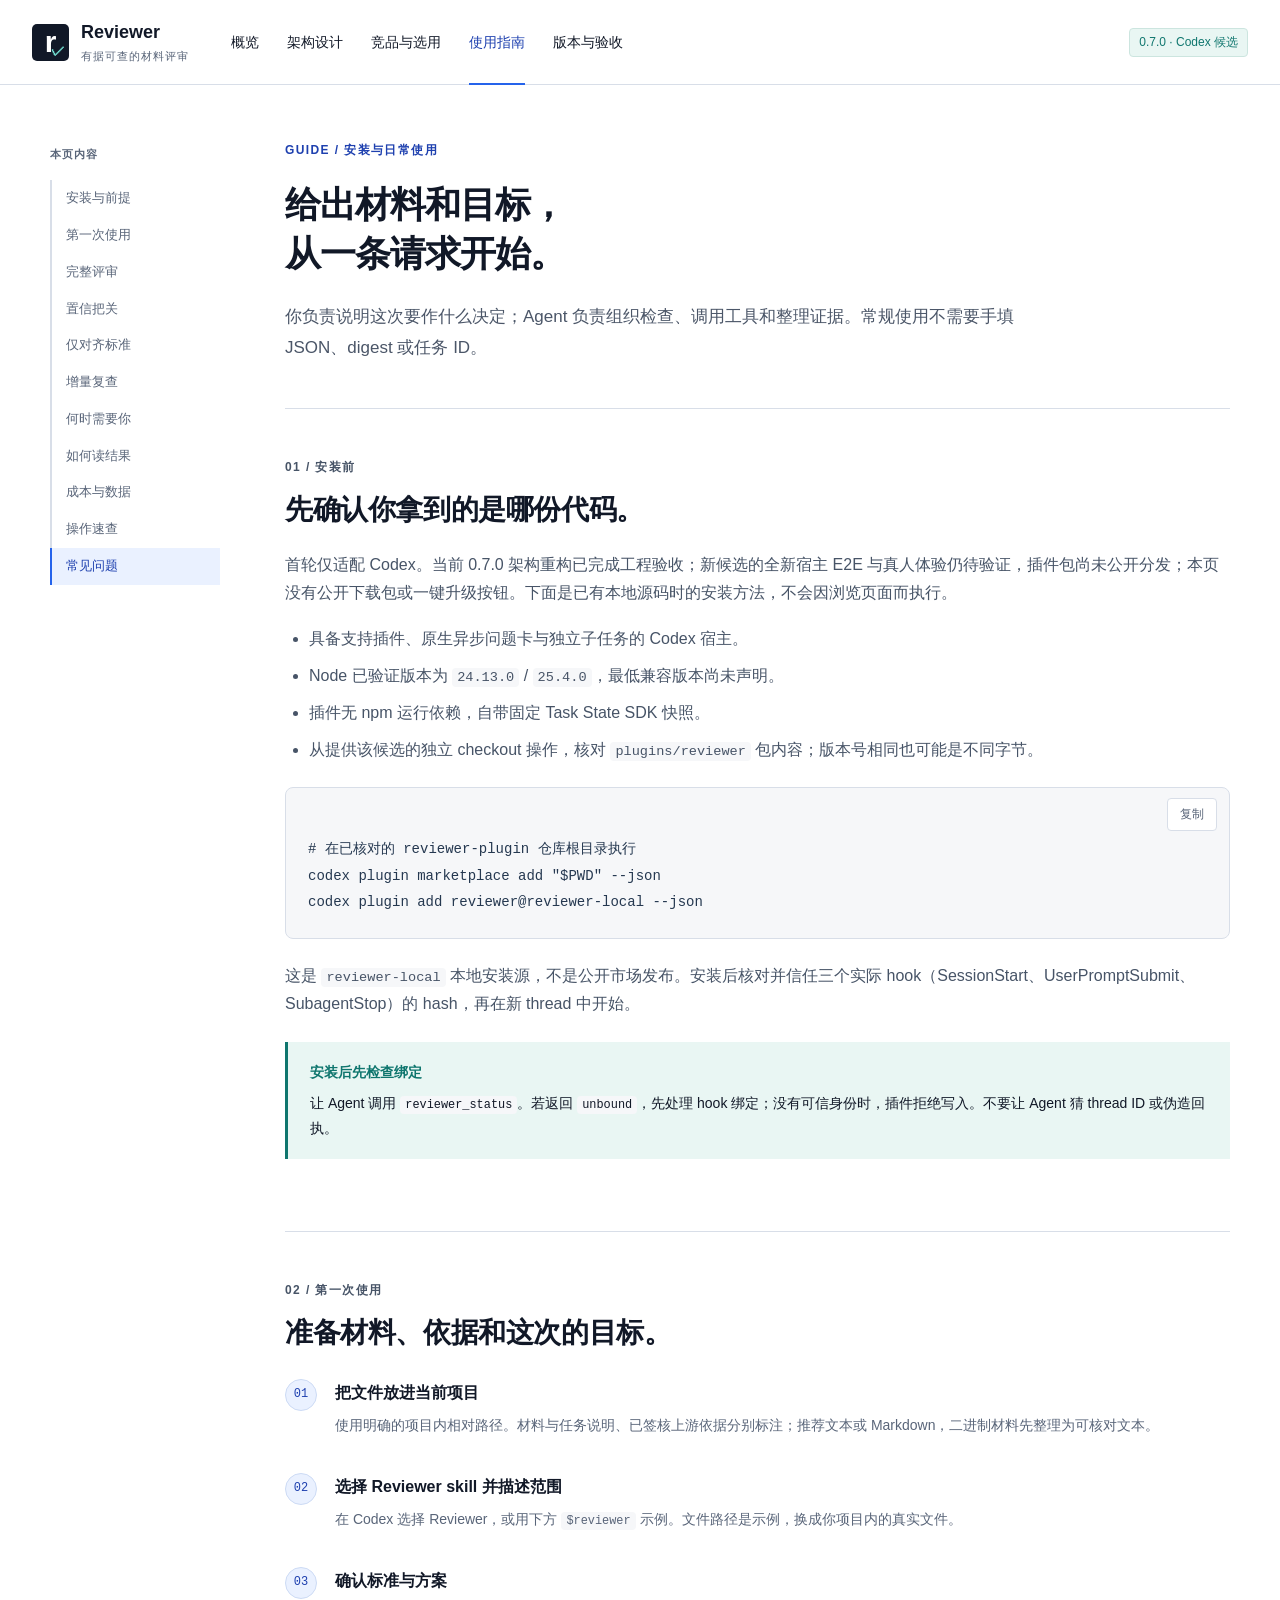
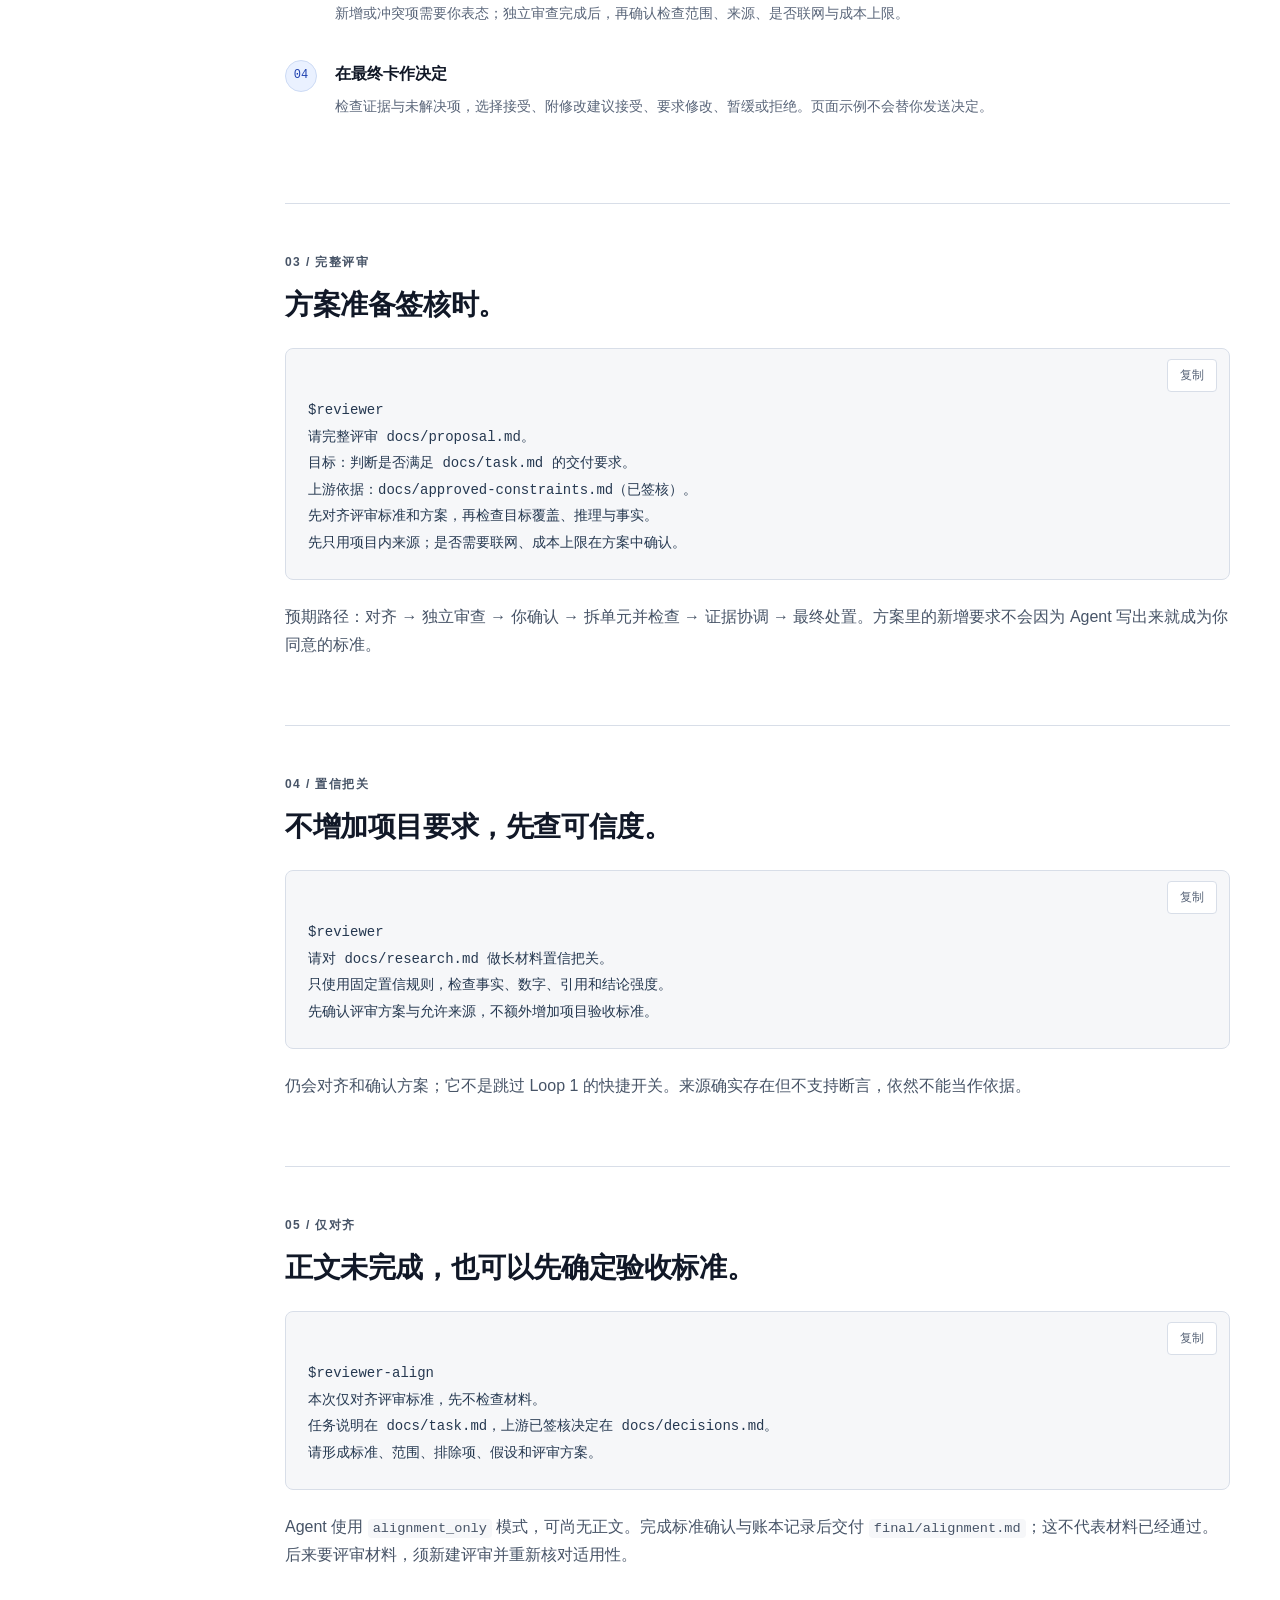
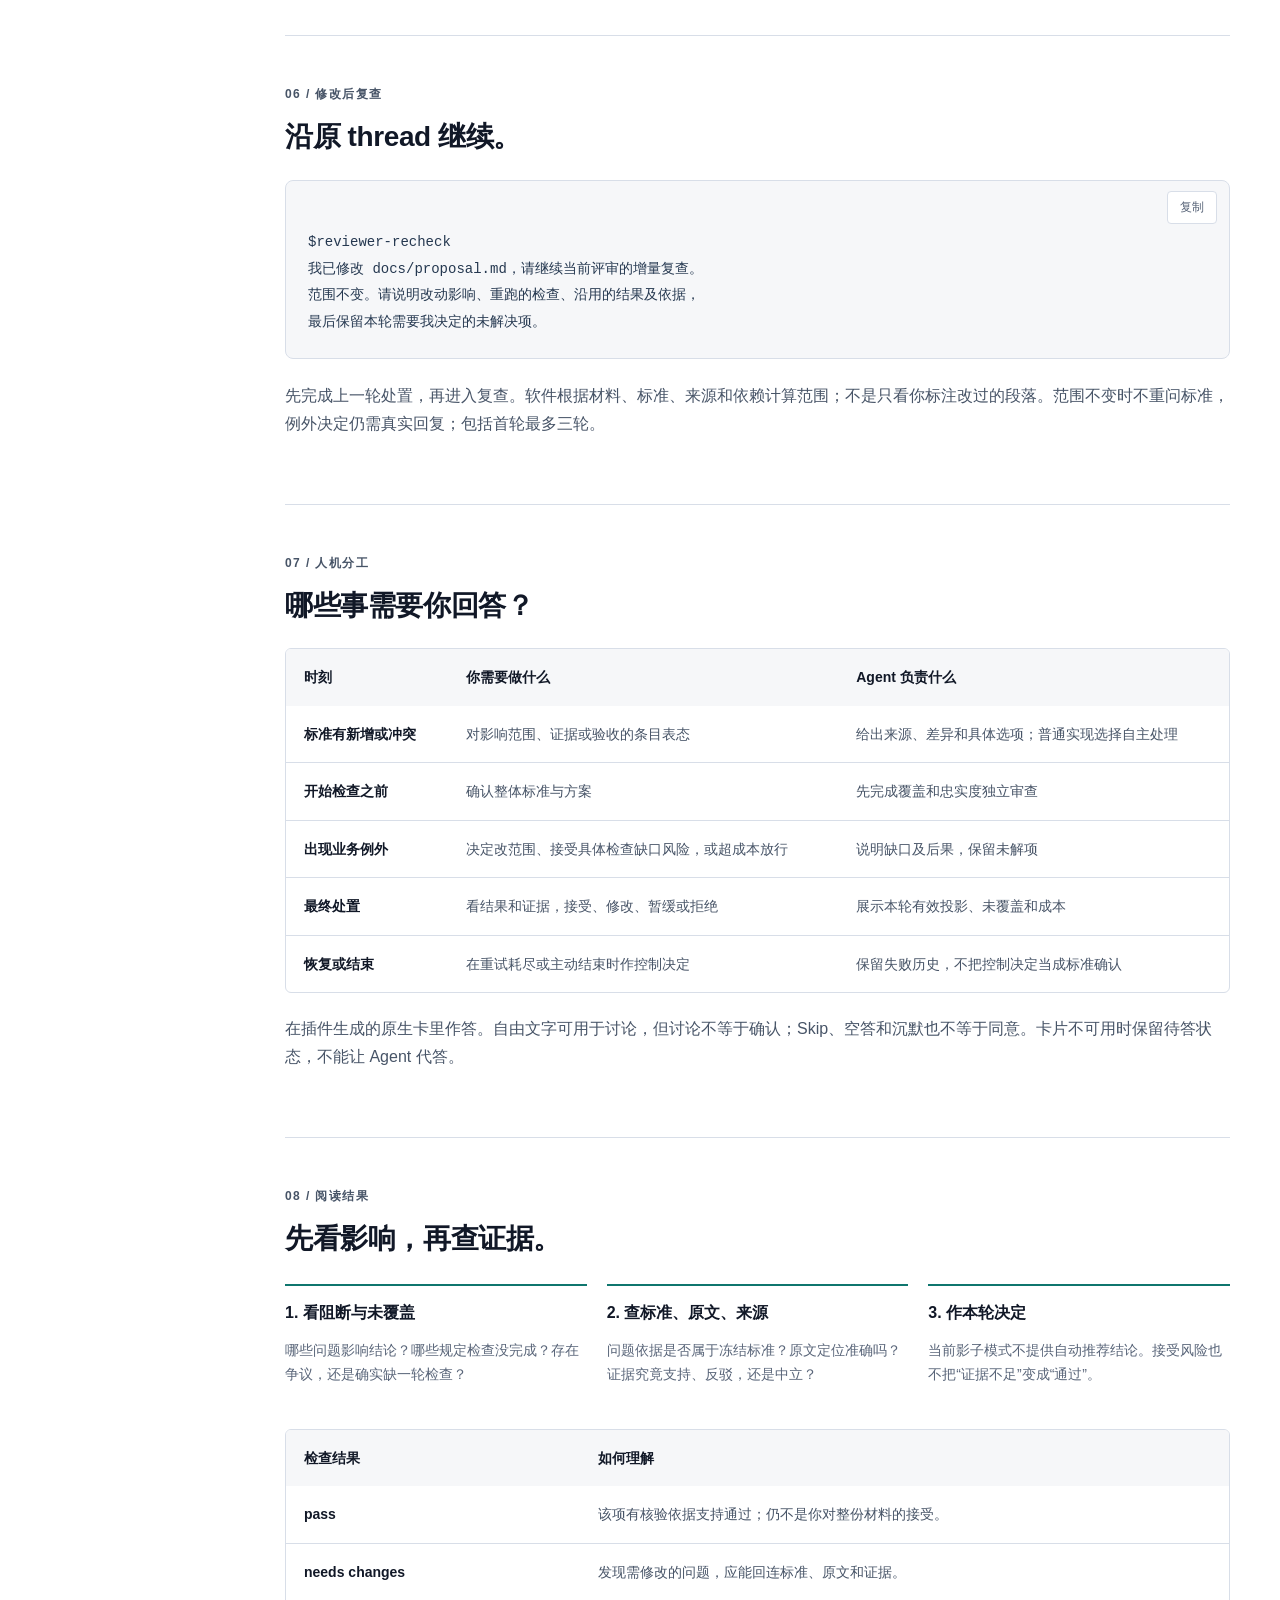
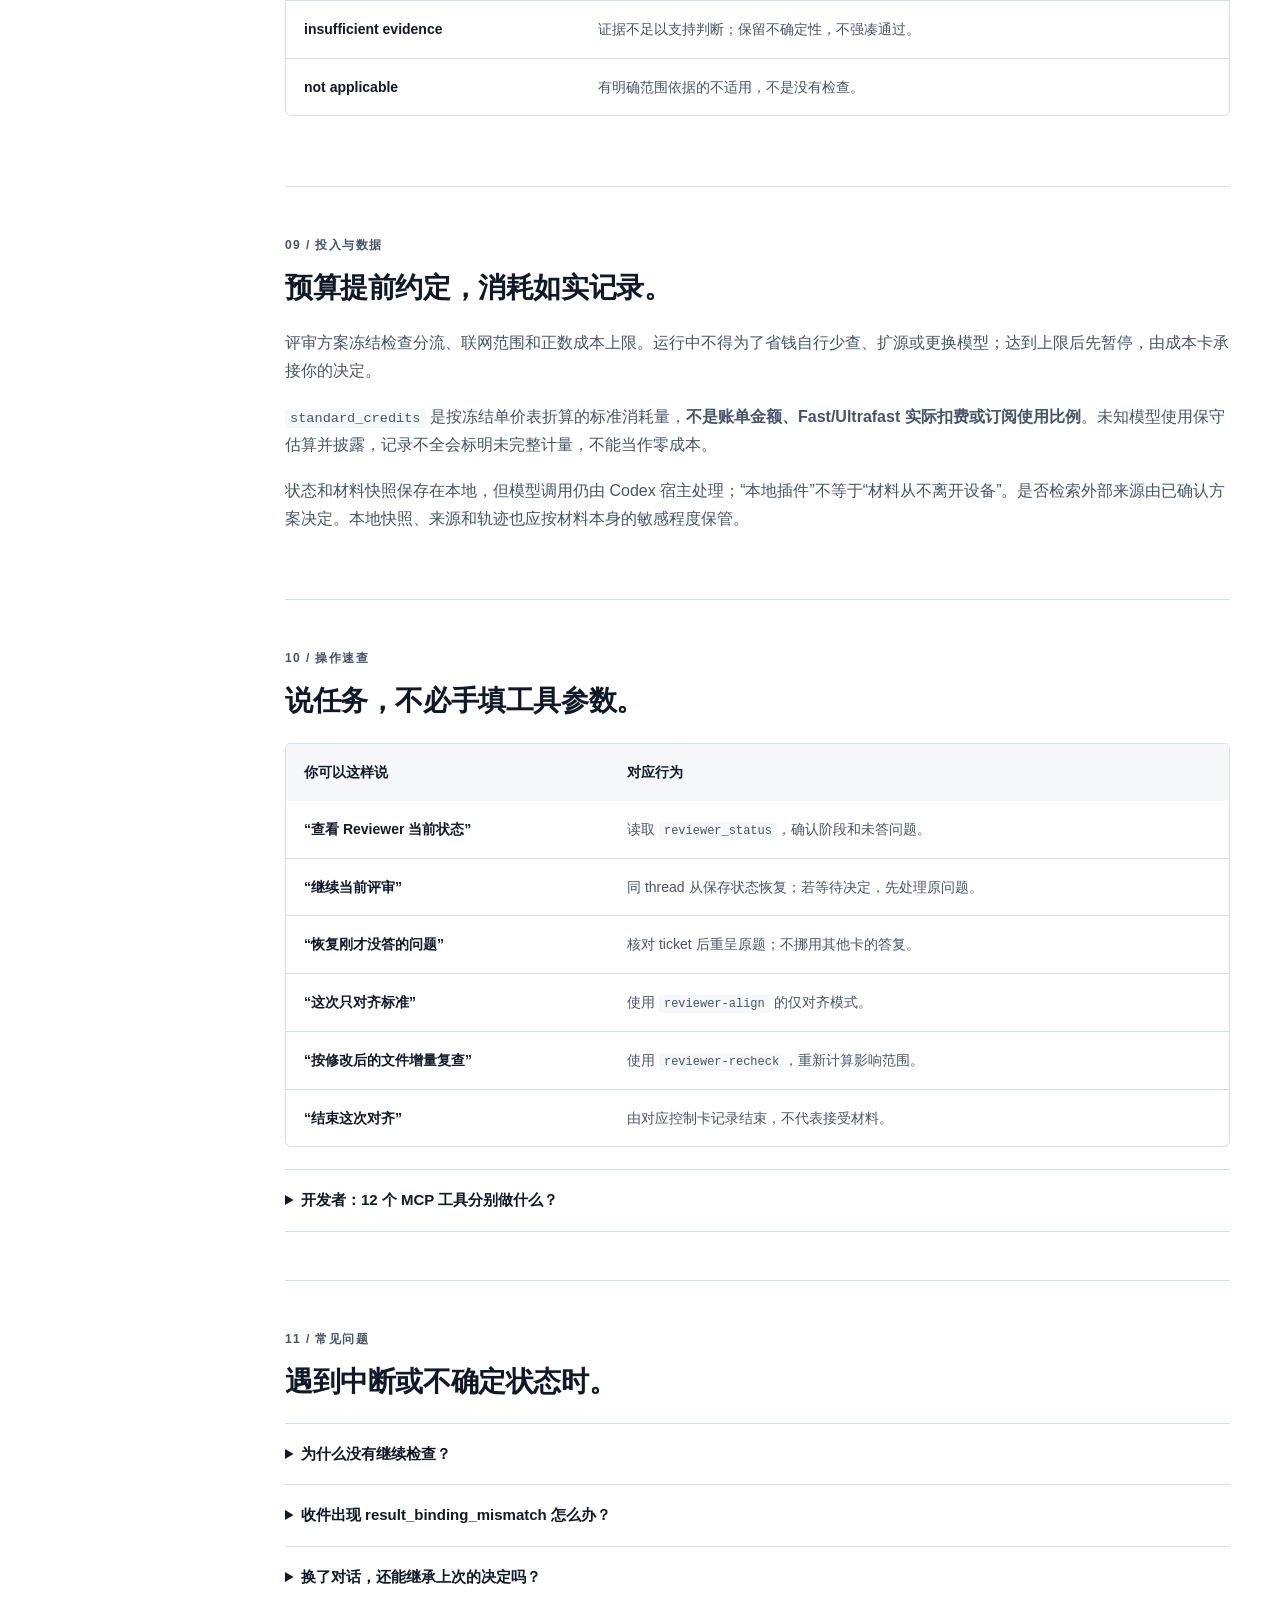
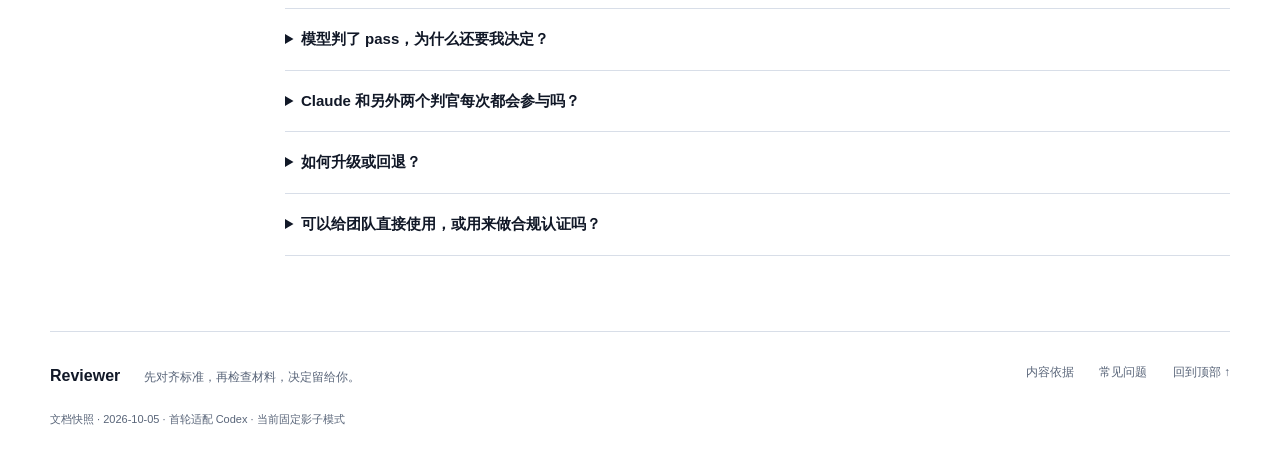
<file: public/guide.html>
<!doctype html>
<html lang="zh-CN">
<head>
<meta charset="utf-8">
<meta name="viewport" content="width=device-width, initial-scale=1">
<meta name="description" content="Reviewer Codex 安装、四种启动方式、原生卡片、增量复查、成本与恢复指南。">
<meta name="theme-color" content="#ffffff">
<title>使用指南 · Reviewer</title>
<link rel="icon" href="favicon.svg" type="image/svg+xml">
<link rel="stylesheet" href="styles.css">
<script src="site.js" defer>
</script>
</head>
<body>
<a class="skip" href="#main">跳到主要内容</a>
<header class="header">
<div class="header-inner">
<a class="brand" href="index.html" aria-label="Reviewer 首页">
<span class="brand-mark" aria-hidden="true">r<span>✓</span>
</span>
<span>Reviewer<small>有据可查的材料评审</small>
</span>
</a>
<nav aria-label="主导航">
<a href="index.html">概览</a>
<a href="architecture.html">架构设计</a>
<a href="comparison.html">竞品与选用</a>
<a href="guide.html" aria-current="page">使用指南</a>
<a href="release.html">版本与验收</a>
</nav>
<a class="edition" href="release.html#current">0.7.0 · Codex 候选</a>
</div>
</header>
<main id="main">
<div class="doc-layout wrap">
<aside class="toc" aria-label="本页目录">
<p>本页内容</p>
<a href="#before">安装与前提</a>
<a href="#start">第一次使用</a>
<a href="#full">完整评审</a>
<a href="#confidence">置信把关</a>
<a href="#align">仅对齐标准</a>
<a href="#recheck">增量复查</a>
<a href="#decisions">何时需要你</a>
<a href="#read">如何读结果</a>
<a href="#cost">成本与数据</a>
<a href="#reference">操作速查</a>
<a href="#faq">常见问题</a>
</aside>
<div class="doc-body">
<div class="doc-hero">
<p class="eyebrow">GUIDE / 安装与日常使用</p>
<h1>给出材料和目标，<br>从一条请求开始。</h1>
<p class="lead">你负责说明这次要作什么决定；Agent 负责组织检查、调用工具和整理证据。常规使用不需要手填 JSON、digest 或任务 ID。</p>
</div>
<section id="before" class="doc-section">
<p class="eyebrow">01 / 安装前</p>
<h2>先确认你拿到的是哪份代码。</h2>
<p>首轮仅适配 Codex。当前 0.7.0 架构重构已完成工程验收；新候选的全新宿主 E2E 与真人体验仍待验证，插件包尚未公开分发；本页没有公开下载包或一键升级按钮。下面是已有本地源码时的安装方法，不会因浏览页面而执行。</p>
<ul>
<li>具备支持插件、原生异步问题卡与独立子任务的 Codex 宿主。</li>
<li>Node 已验证版本为 <code>24.13.0</code> / <code>25.4.0</code>，最低兼容版本尚未声明。</li>
<li>插件无 npm 运行依赖，自带固定 Task State SDK 快照。</li>
<li>从提供该候选的独立 checkout 操作，核对 <code>plugins/reviewer</code> 包内容；版本号相同也可能是不同字节。</li>
</ul>
<div class="copy-block">
<pre id="install-command">
<code># 在已核对的 reviewer-plugin 仓库根目录执行
codex plugin marketplace add &quot;$PWD&quot; --json
codex plugin add reviewer@reviewer-local --json</code>
</pre>
<button class="copy" data-copy="install-command" aria-label="复制# 在已核对的 ">复制</button>
</div>
<p>这是 <code>reviewer-local</code> 本地安装源，不是公开市场发布。安装后核对并信任三个实际 hook（SessionStart、UserPromptSubmit、SubagentStop）的 hash，再在新 thread 中开始。</p>
<div class="callout">
<strong>安装后先检查绑定</strong>
<p>让 Agent 调用 <code>reviewer_status</code>。若返回 <code>unbound</code>，先处理 hook 绑定；没有可信身份时，插件拒绝写入。不要让 Agent 猜 thread ID 或伪造回执。</p>
</div>
</section>
<section id="start" class="doc-section">
<p class="eyebrow">02 / 第一次使用</p>
<h2>准备材料、依据和这次的目标。</h2>
<ol class="steps">
<li>
<strong>把文件放进当前项目</strong>
<p>使用明确的项目内相对路径。材料与任务说明、已签核上游依据分别标注；推荐文本或 Markdown，二进制材料先整理为可核对文本。</p>
</li>
<li>
<strong>选择 Reviewer skill 并描述范围</strong>
<p>在 Codex 选择 Reviewer，或用下方 <code>$reviewer</code> 示例。文件路径是示例，换成你项目内的真实文件。</p>
</li>
<li>
<strong>确认标准与方案</strong>
<p>新增或冲突项需要你表态；独立审查完成后，再确认检查范围、来源、是否联网与成本上限。</p>
</li>
<li>
<strong>在最终卡作决定</strong>
<p>检查证据与未解决项，选择接受、附修改建议接受、要求修改、暂缓或拒绝。页面示例不会替你发送决定。</p>
</li>
</ol>
</section>
<section id="full" class="doc-section">
<p class="eyebrow">03 / 完整评审</p>
<h2>方案准备签核时。</h2>
<div class="copy-block">
<pre id="prompt-full">
<code>$reviewer
请完整评审 docs/proposal.md。
目标：判断是否满足 docs/task.md 的交付要求。
上游依据：docs/approved-constraints.md（已签核）。
先对齐评审标准和方案，再检查目标覆盖、推理与事实。
先只用项目内来源；是否需要联网、成本上限在方案中确认。</code>
</pre>
<button class="copy" data-copy="prompt-full" aria-label="复制$reviewe">复制</button>
</div>
<p>预期路径：对齐 → 独立审查 → 你确认 → 拆单元并检查 → 证据协调 → 最终处置。方案里的新增要求不会因为 Agent 写出来就成为你同意的标准。</p>
</section>
<section id="confidence" class="doc-section">
<p class="eyebrow">04 / 置信把关</p>
<h2>不增加项目要求，先查可信度。</h2>
<div class="copy-block">
<pre id="prompt-confidence">
<code>$reviewer
请对 docs/research.md 做长材料置信把关。
只使用固定置信规则，检查事实、数字、引用和结论强度。
先确认评审方案与允许来源，不额外增加项目验收标准。</code>
</pre>
<button class="copy" data-copy="prompt-confidence" aria-label="复制$reviewe">复制</button>
</div>
<p>仍会对齐和确认方案；它不是跳过 Loop 1 的快捷开关。来源确实存在但不支持断言，依然不能当作依据。</p>
</section>
<section id="align" class="doc-section">
<p class="eyebrow">05 / 仅对齐</p>
<h2>正文未完成，也可以先确定验收标准。</h2>
<div class="copy-block">
<pre id="prompt-align">
<code>$reviewer-align
本次仅对齐评审标准，先不检查材料。
任务说明在 docs/task.md，上游已签核决定在 docs/decisions.md。
请形成标准、范围、排除项、假设和评审方案。</code>
</pre>
<button class="copy" data-copy="prompt-align" aria-label="复制$reviewe">复制</button>
</div>
<p>Agent 使用 <code>alignment_only</code> 模式，可尚无正文。完成标准确认与账本记录后交付 <code>final/alignment.md</code>；这不代表材料已经通过。后来要评审材料，须新建评审并重新核对适用性。</p>
</section>
<section id="recheck" class="doc-section">
<p class="eyebrow">06 / 修改后复查</p>
<h2>沿原 thread 继续。</h2>
<div class="copy-block">
<pre id="prompt-recheck">
<code>$reviewer-recheck
我已修改 docs/proposal.md，请继续当前评审的增量复查。
范围不变。请说明改动影响、重跑的检查、沿用的结果及依据，
最后保留本轮需要我决定的未解决项。</code>
</pre>
<button class="copy" data-copy="prompt-recheck" aria-label="复制$reviewe">复制</button>
</div>
<p>先完成上一轮处置，再进入复查。软件根据材料、标准、来源和依赖计算范围；不是只看你标注改过的段落。范围不变时不重问标准，例外决定仍需真实回复；包括首轮最多三轮。</p>
</section>
<section id="decisions" class="doc-section">
<p class="eyebrow">07 / 人机分工</p>
<h2>哪些事需要你回答？</h2>
<div class="table-scroll" role="region" tabindex="0" aria-label="Owner 与 Agent 分工">
<table>
<thead>
<tr>
<th scope="col">时刻</th>
<th scope="col">你需要做什么</th>
<th scope="col">Agent 负责什么</th>
</tr>
</thead>
<tbody>
<tr>
<th scope="row">标准有新增或冲突</th>
<td>对影响范围、证据或验收的条目表态</td>
<td>给出来源、差异和具体选项；普通实现选择自主处理</td>
</tr>
<tr>
<th scope="row">开始检查之前</th>
<td>确认整体标准与方案</td>
<td>先完成覆盖和忠实度独立审查</td>
</tr>
<tr>
<th scope="row">出现业务例外</th>
<td>决定改范围、接受具体检查缺口风险，或超成本放行</td>
<td>说明缺口及后果，保留未解项</td>
</tr>
<tr>
<th scope="row">最终处置</th>
<td>看结果和证据，接受、修改、暂缓或拒绝</td>
<td>展示本轮有效投影、未覆盖和成本</td>
</tr>
<tr>
<th scope="row">恢复或结束</th>
<td>在重试耗尽或主动结束时作控制决定</td>
<td>保留失败历史，不把控制决定当成标准确认</td>
</tr>
</tbody>
</table>
</div>
<p>在插件生成的原生卡里作答。自由文字可用于讨论，但讨论不等于确认；Skip、空答和沉默也不等于同意。卡片不可用时保留待答状态，不能让 Agent 代答。</p>
</section>
<section id="read" class="doc-section">
<p class="eyebrow">08 / 阅读结果</p>
<h2>先看影响，再查证据。</h2>
<div class="reading-steps">
<article>
<h3>1. 看阻断与未覆盖</h3>
<p>哪些问题影响结论？哪些规定检查没完成？存在争议，还是确实缺一轮检查？</p>
</article>
<article>
<h3>2. 查标准、原文、来源</h3>
<p>问题依据是否属于冻结标准？原文定位准确吗？证据究竟支持、反驳，还是中立？</p>
</article>
<article>
<h3>3. 作本轮决定</h3>
<p>当前影子模式不提供自动推荐结论。接受风险也不把“证据不足”变成“通过”。</p>
</article>
</div>
<div class="table-scroll" role="region" tabindex="0" aria-label="四种检查结果">
<table>
<thead>
<tr>
<th scope="col">检查结果</th>
<th scope="col">如何理解</th>
</tr>
</thead>
<tbody>
<tr>
<th scope="row">pass</th>
<td>该项有核验依据支持通过；仍不是你对整份材料的接受。</td>
</tr>
<tr>
<th scope="row">needs changes</th>
<td>发现需修改的问题，应能回连标准、原文和证据。</td>
</tr>
<tr>
<th scope="row">insufficient evidence</th>
<td>证据不足以支持判断；保留不确定性，不强凑通过。</td>
</tr>
<tr>
<th scope="row">not applicable</th>
<td>有明确范围依据的不适用，不是没有检查。</td>
</tr>
</tbody>
</table>
</div>
</section>
<section id="cost" class="doc-section">
<p class="eyebrow">09 / 投入与数据</p>
<h2>预算提前约定，消耗如实记录。</h2>
<p>评审方案冻结检查分流、联网范围和正数成本上限。运行中不得为了省钱自行少查、扩源或更换模型；达到上限后先暂停，由成本卡承接你的决定。</p>
<p>
<code>standard_credits</code> 是按冻结单价表折算的标准消耗量，<strong>不是账单金额、Fast/Ultrafast 实际扣费或订阅使用比例</strong>。未知模型使用保守估算并披露，记录不全会标明未完整计量，不能当作零成本。</p>
<p>状态和材料快照保存在本地，但模型调用仍由 Codex 宿主处理；“本地插件”不等于“材料从不离开设备”。是否检索外部来源由已确认方案决定。本地快照、来源和轨迹也应按材料本身的敏感程度保管。</p>
</section>
<section id="reference" class="doc-section">
<p class="eyebrow">10 / 操作速查</p>
<h2>说任务，不必手填工具参数。</h2>
<div class="table-scroll" role="region" tabindex="0" aria-label="日常操作速查">
<table>
<thead>
<tr>
<th scope="col">你可以这样说</th>
<th scope="col">对应行为</th>
</tr>
</thead>
<tbody>
<tr>
<th scope="row">“查看 Reviewer 当前状态”</th>
<td>读取 <code>reviewer_status</code>，确认阶段和未答问题。</td>
</tr>
<tr>
<th scope="row">“继续当前评审”</th>
<td>同 thread 从保存状态恢复；若等待决定，先处理原问题。</td>
</tr>
<tr>
<th scope="row">“恢复刚才没答的问题”</th>
<td>核对 ticket 后重呈原题；不挪用其他卡的答复。</td>
</tr>
<tr>
<th scope="row">“这次只对齐标准”</th>
<td>使用 <code>reviewer-align</code> 的仅对齐模式。</td>
</tr>
<tr>
<th scope="row">“按修改后的文件增量复查”</th>
<td>使用 <code>reviewer-recheck</code>，重新计算影响范围。</td>
</tr>
<tr>
<th scope="row">“结束这次对齐”</th>
<td>由对应控制卡记录结束，不代表接受材料。</td>
</tr>
</tbody>
</table>
</div>
<details>
<summary>开发者：12 个 MCP 工具分别做什么？</summary>
<p>
<code>reviewer_start</code> 启动；<code>reviewer_align_submit</code> 提交草案；<code>reviewer_align_build</code> 构建提案；<code>reviewer_assign</code> 派任务；<code>reviewer_collect</code> 从可信宿主收件；<code>reviewer_units_submit</code> 提交单元；<code>reviewer_reconcile</code> 协调；<code>reviewer_finalize</code> 生成最终投影；<code>reviewer_recheck</code> 复查；<code>reviewer_ask</code> 开卡；<code>reviewer_continue</code> 绑定与收集真实回复；<code>reviewer_status</code> 查状态。</p>
<p>阶段由合法动作驱动，没有供模型随意跳步的公开 advance 工具。工具契约以候选源码为准。</p>
</details>
</section>
<section id="faq" class="doc-section">
<p class="eyebrow">11 / 常见问题</p>
<h2>遇到中断或不确定状态时。</h2>
<details>
<summary>为什么没有继续检查？</summary>
<p>先查 status：可能等待标准确认、未答问题、独立审查、成本放行或故障恢复。pending 是有效状态，不应该靠重建评审绕过。</p>
</details>
<details>
<summary>收件出现 result_binding_mismatch 怎么办？</summary>
<p>结果会被拒收。本候选已将对齐阶段同类错误纳入技术失败；第一次可重派一次，耗尽后按相应控制处理。不要接受错误 ID，也不要修改结果冒充通过。</p>
</details>
<details>
<summary>换了对话，还能继承上次的决定吗？</summary>
<p>不能。跨 thread 是新评审，不继承旧回执权限；历史标准可作为候选，但仍须核对适用性和必要确认。同 thread 从 status 恢复。</p>
</details>
<details>
<summary>模型判了 pass，为什么还要我决定？</summary>
<p>pass 是某项检查的结果；材料是否可用于你的决定，还涉及未解问题、范围和风险。影子模式不替你给出最终建议，更不会代你确认。</p>
</details>
<details>
<summary>Claude 和另外两个判官每次都会参与吗？</summary>
<p>不会。日常运行有独立子任务复核；本版验收才使用可配置模型判官和 Claude 独立核验。允许同一 Codex 家族的不同实际模型，不把不同昵称或 effort 当不同模型。</p>
</details>
<details>
<summary>如何升级或回退？</summary>
<p>先核对候选 digest 与验收记录，停止旧写入器，再切换包并在新 thread 开始；不要让新旧包同时写同一项目。回退保留新版状态，禁止旧版写入新版状态。当前网站不执行安装更新；本次发布没有切换日常安装。</p>
</details>
<details>
<summary>可以给团队直接使用，或用来做合规认证吗？</summary>
<p>当前 V1 按单用户本地流程设计，未承诺多人协作或其他领域的普遍有效性，也不能替代合规认证。先按当前验证范围使用。</p>
</details>
</section>
</div>
</div>
</main>
<footer class="footer wrap">
<div>
<strong>Reviewer</strong>
<span>先对齐标准，再检查材料，决定留给你。</span>
</div>
<div>
<a href="release.html#sources">内容依据</a>
<a href="guide.html#faq">常见问题</a>
<a href="#main">回到顶部 ↑</a>
</div>
<p>文档快照 · 2026-10-05 · 首轮适配 Codex · 当前固定影子模式</p>
</footer>
<div id="notice" class="notice" role="status" aria-live="polite">
</div>
</body>
</html>
</file>
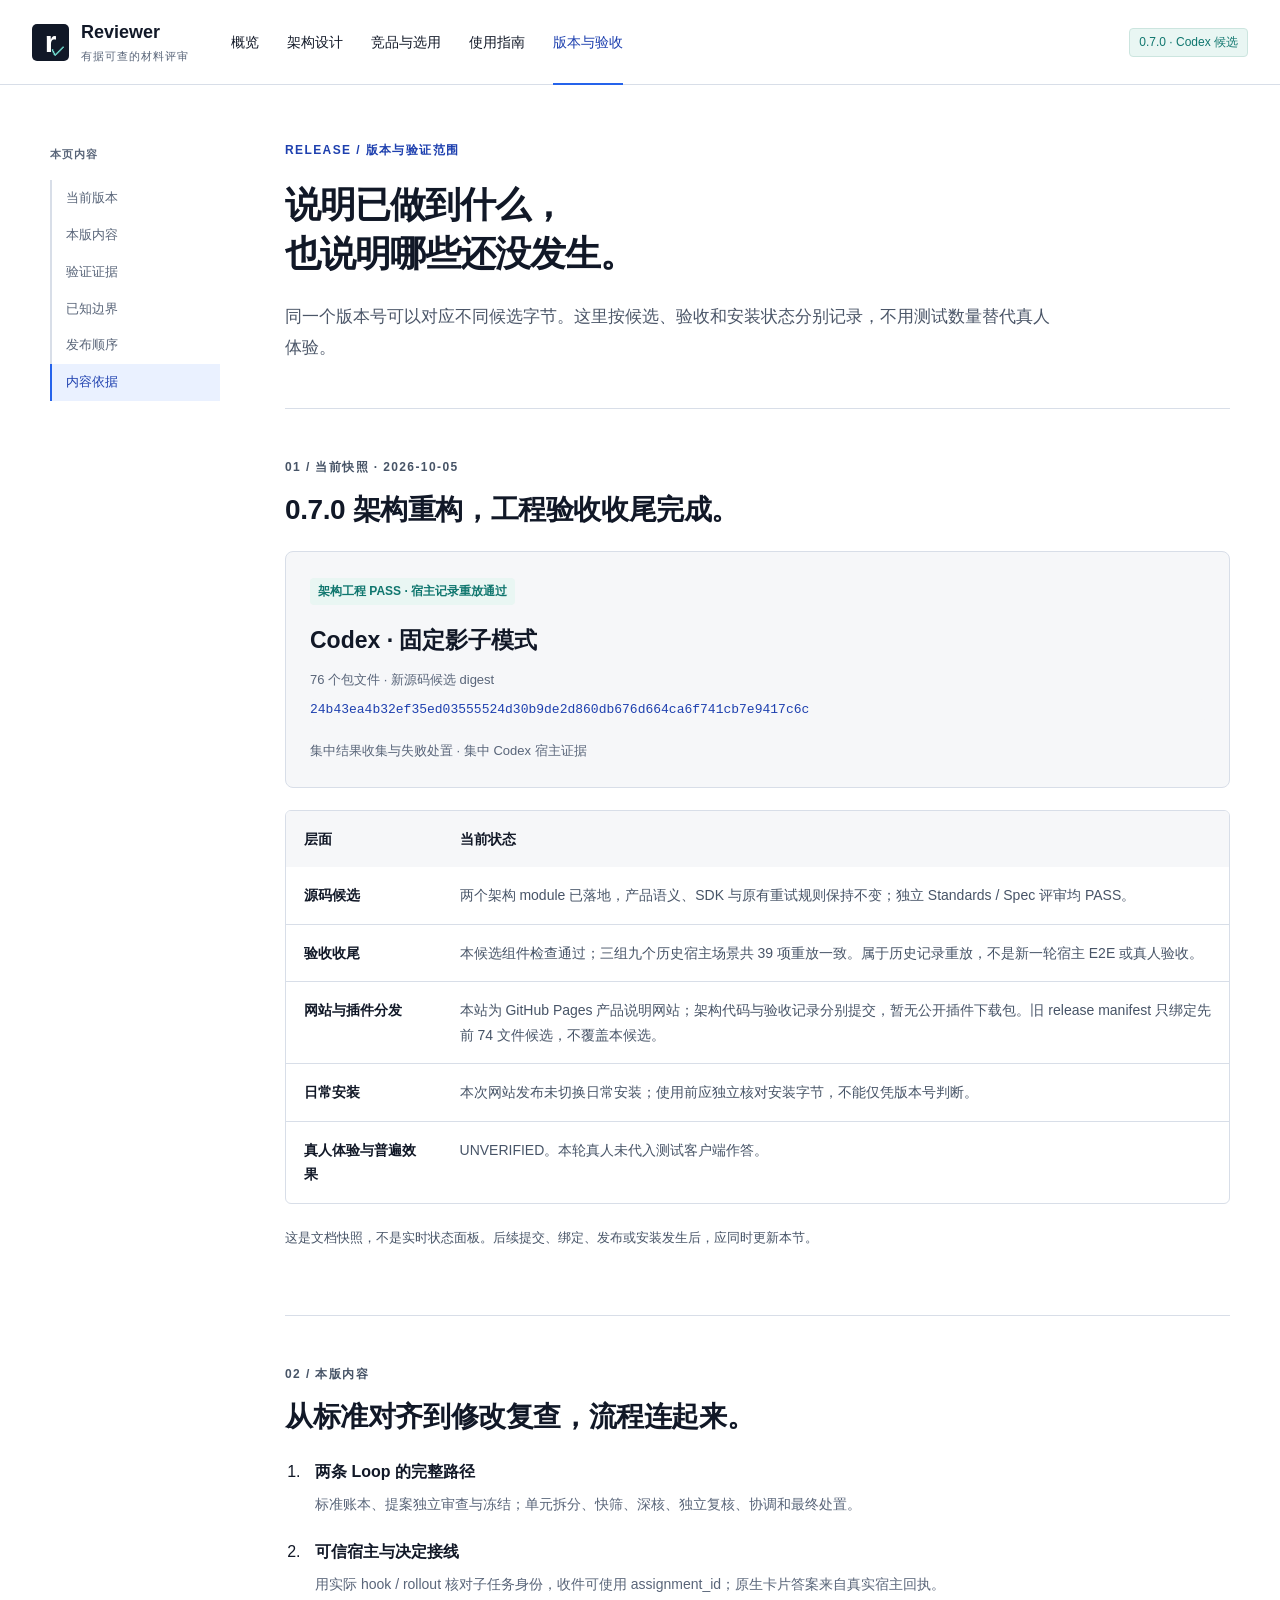
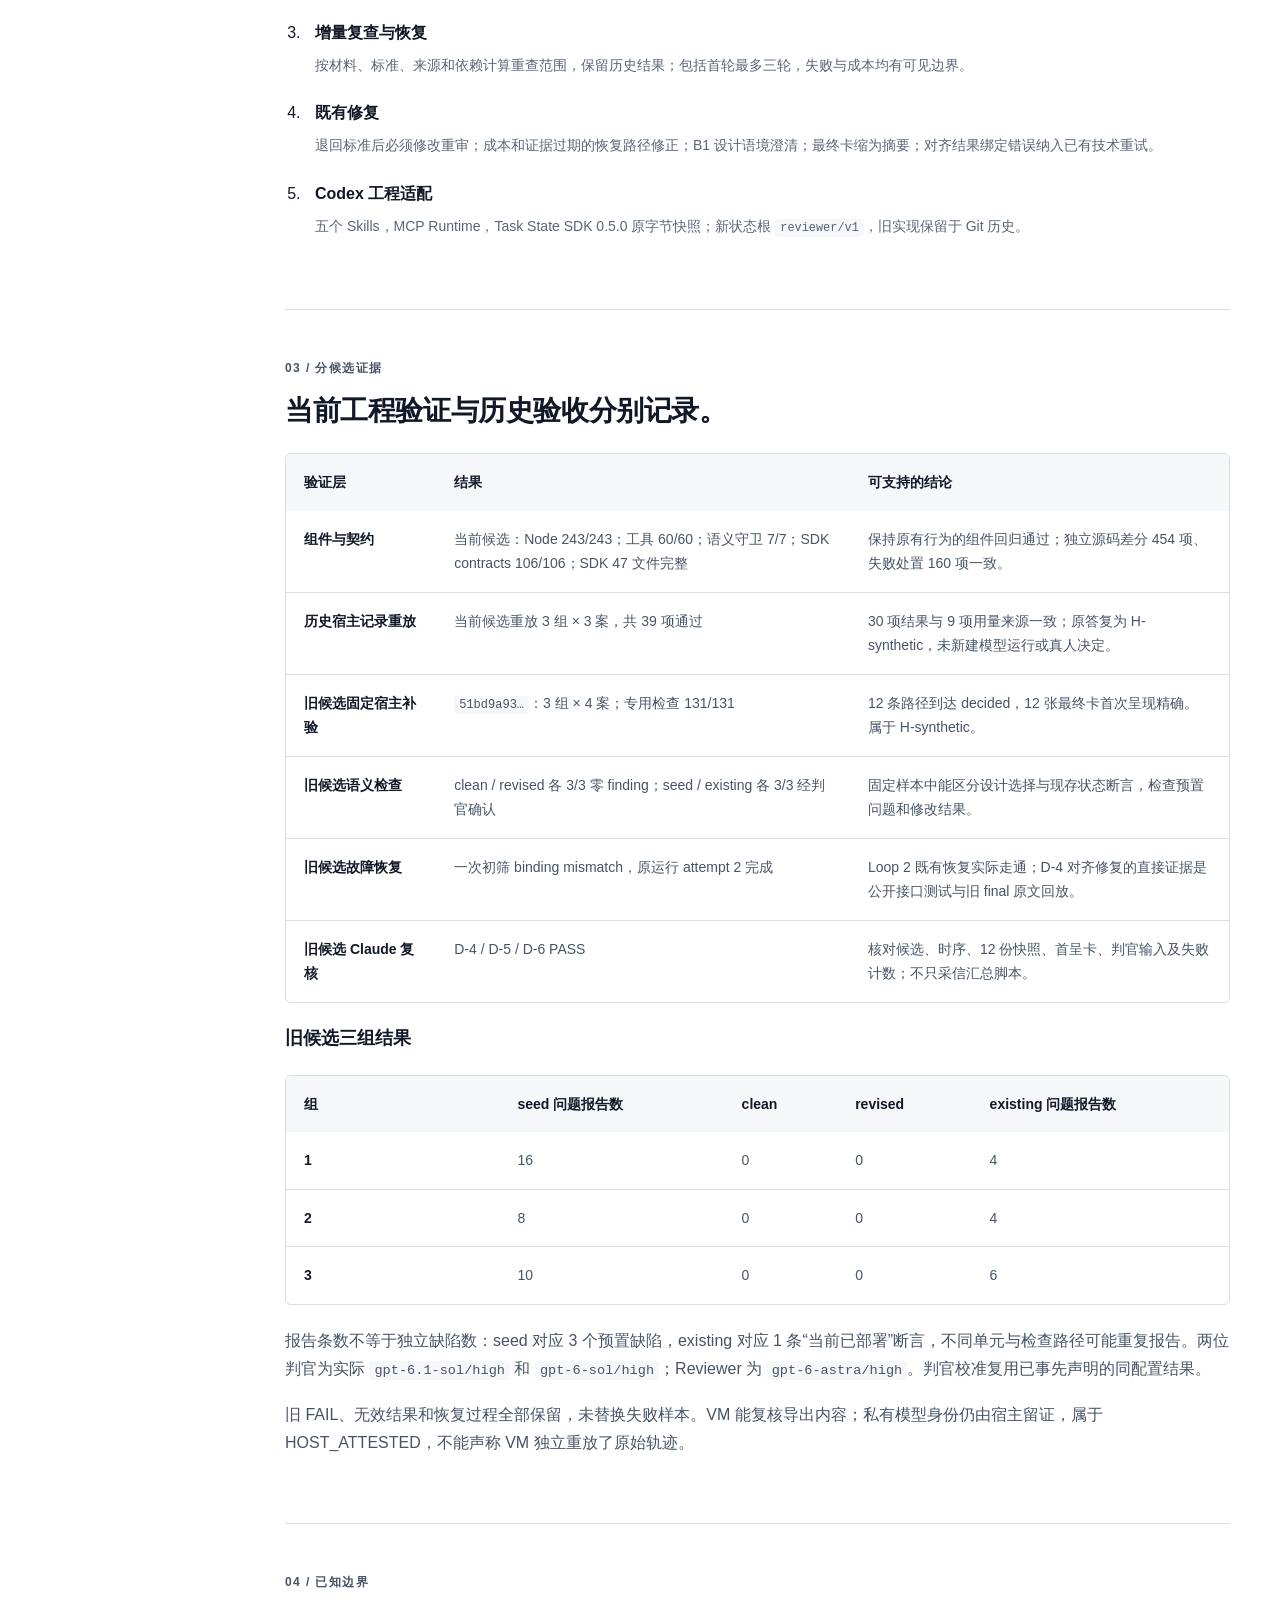
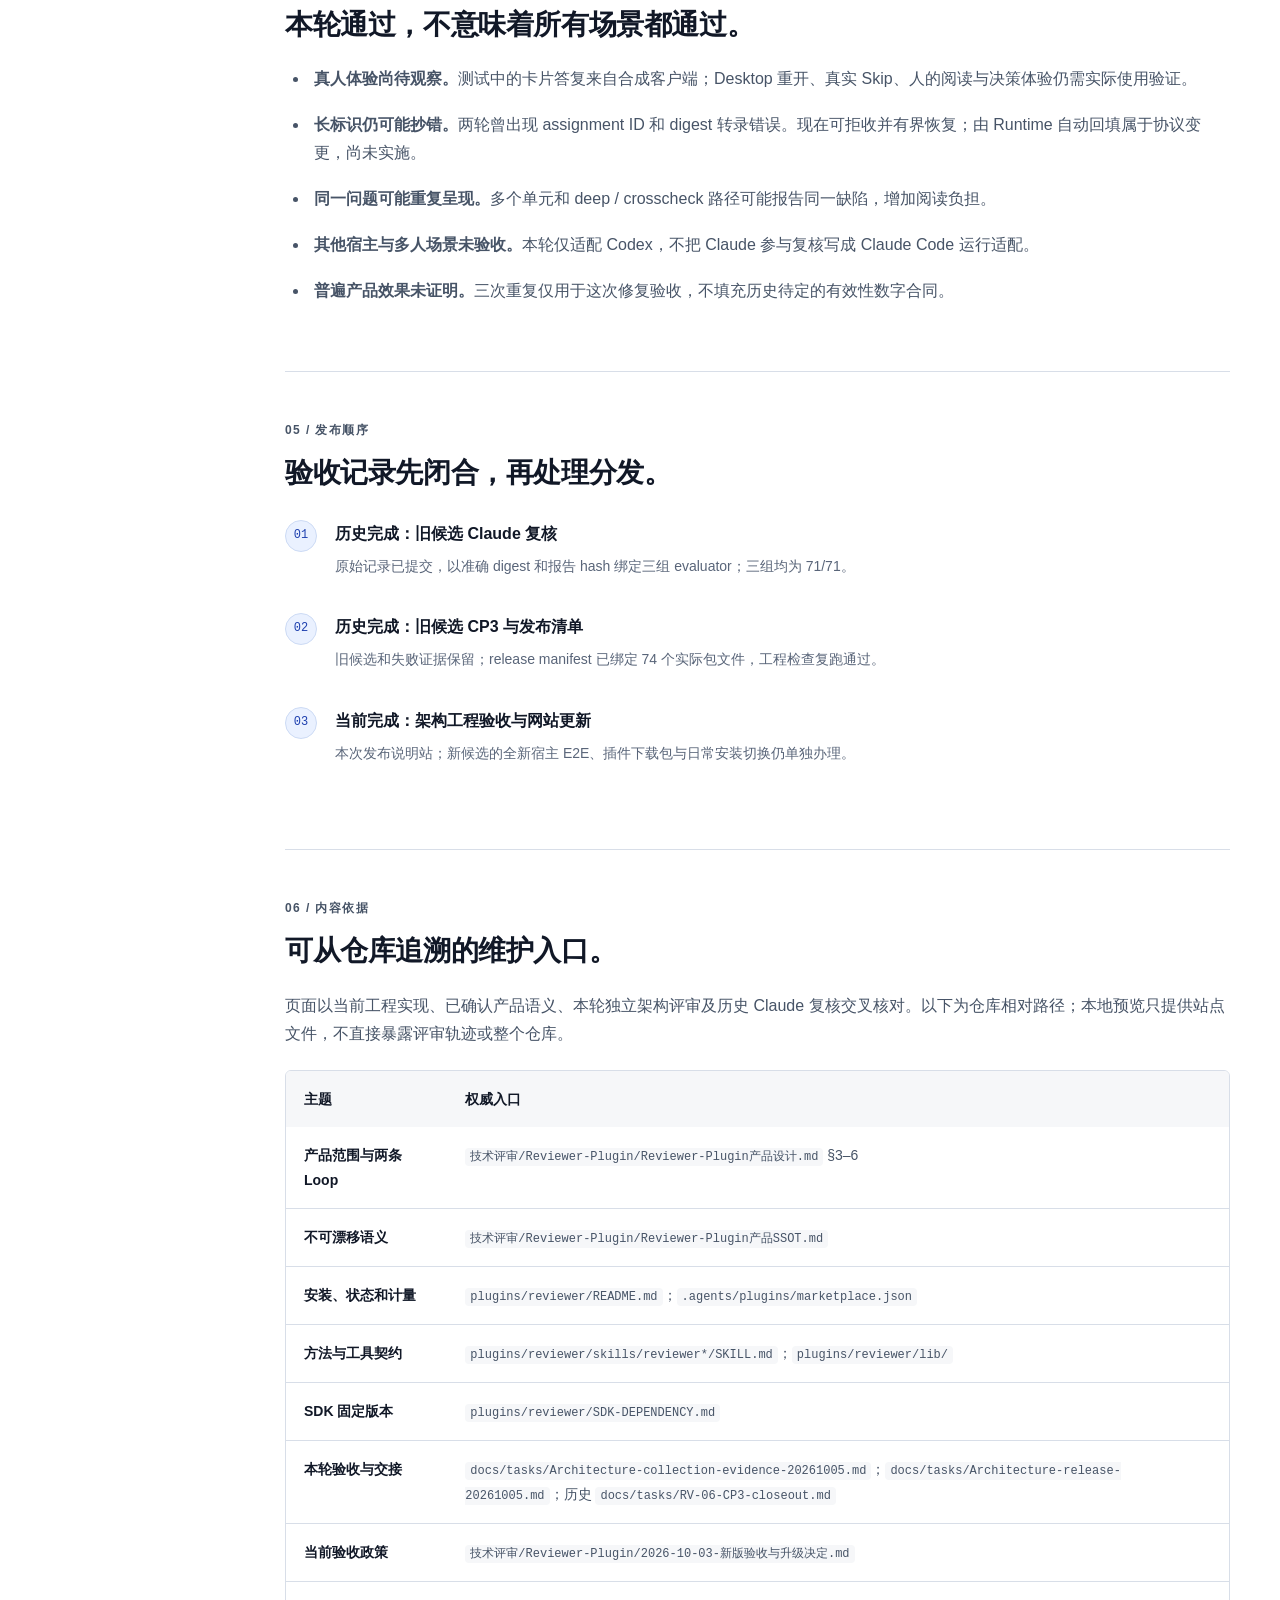
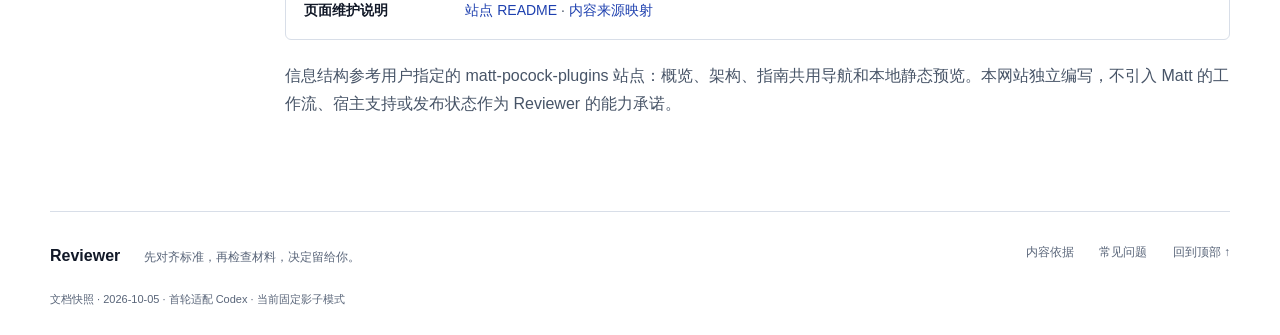
<file: public/release.html>
<!doctype html>
<html lang="zh-CN">
<head>
<meta charset="utf-8">
<meta name="viewport" content="width=device-width, initial-scale=1">
<meta name="description" content="Reviewer 0.7.0 的候选字节、变更、测试、Claude 复核、安装状态与已知限制。">
<meta name="theme-color" content="#ffffff">
<title>版本与验收 · Reviewer</title>
<link rel="icon" href="favicon.svg" type="image/svg+xml">
<link rel="stylesheet" href="styles.css">
<script src="site.js" defer>
</script>
</head>
<body>
<a class="skip" href="#main">跳到主要内容</a>
<header class="header">
<div class="header-inner">
<a class="brand" href="index.html" aria-label="Reviewer 首页">
<span class="brand-mark" aria-hidden="true">r<span>✓</span>
</span>
<span>Reviewer<small>有据可查的材料评审</small>
</span>
</a>
<nav aria-label="主导航">
<a href="index.html">概览</a>
<a href="architecture.html">架构设计</a>
<a href="comparison.html">竞品与选用</a>
<a href="guide.html">使用指南</a>
<a href="release.html" aria-current="page">版本与验收</a>
</nav>
<a class="edition" href="release.html#current">0.7.0 · Codex 候选</a>
</div>
</header>
<main id="main">
<div class="doc-layout wrap">
<aside class="toc" aria-label="本页目录">
<p>本页内容</p>
<a href="#current">当前版本</a>
<a href="#changes">本版内容</a>
<a href="#verification">验证证据</a>
<a href="#limits">已知边界</a>
<a href="#next">发布顺序</a>
<a href="#sources">内容依据</a>
</aside>
<div class="doc-body">
<div class="doc-hero">
<p class="eyebrow">RELEASE / 版本与验证范围</p>
<h1>说明已做到什么，<br>也说明哪些还没发生。</h1>
<p class="lead">同一个版本号可以对应不同候选字节。这里按候选、验收和安装状态分别记录，不用测试数量替代真人体验。</p>
</div>
<section id="current" class="doc-section">
<p class="eyebrow">01 / 当前快照 · 2026-10-05</p>
<h2>0.7.0 架构重构，工程验收收尾完成。</h2>
<div class="release-callout">
<span class="badge good">架构工程 PASS · 宿主记录重放通过</span>
<h3>Codex · 固定影子模式</h3>
<p>76 个包文件 · 新源码候选 digest</p>
<code class="digest">24b43ea4b32ef35ed03555524d30b9de2d860db676d664ca6f741cb7e9417c6c</code>
<p>集中结果收集与失败处置 · 集中 Codex 宿主证据
</p>
</div>
<div class="table-scroll" role="region" tabindex="0" aria-label="候选验收发布与安装状态">
<table>
<thead>
<tr>
<th scope="col">层面</th>
<th scope="col">当前状态</th>
</tr>
</thead>
<tbody>
<tr>
<th scope="row">源码候选</th>
<td>两个架构 module 已落地，产品语义、SDK 与原有重试规则保持不变；独立 Standards / Spec 评审均 PASS。</td>
</tr>
<tr>
<th scope="row">验收收尾</th>
<td>本候选组件检查通过；三组九个历史宿主场景共 39 项重放一致。属于历史记录重放，不是新一轮宿主 E2E 或真人验收。</td>
</tr>
<tr>
<th scope="row">网站与插件分发</th>
<td>本站为 GitHub Pages 产品说明网站；架构代码与验收记录分别提交，暂无公开插件下载包。旧 release manifest 只绑定先前 74 文件候选，不覆盖本候选。</td>
</tr>
<tr>
<th scope="row">日常安装</th>
<td>本次网站发布未切换日常安装；使用前应独立核对安装字节，不能仅凭版本号判断。</td>
</tr>
<tr>
<th scope="row">真人体验与普遍效果</th>
<td>UNVERIFIED。本轮真人未代入测试客户端作答。</td>
</tr>
</tbody>
</table>
</div>
<p class="fine">这是文档快照，不是实时状态面板。后续提交、绑定、发布或安装发生后，应同时更新本节。</p>
</section>
<section id="changes" class="doc-section">
<p class="eyebrow">02 / 本版内容</p>
<h2>从标准对齐到修改复查，流程连起来。</h2>
<ol class="release-list">
<li>
<strong>两条 Loop 的完整路径</strong>
<p>标准账本、提案独立审查与冻结；单元拆分、快筛、深核、独立复核、协调和最终处置。</p>
</li>
<li>
<strong>可信宿主与决定接线</strong>
<p>用实际 hook / rollout 核对子任务身份，收件可使用 assignment_id；原生卡片答案来自真实宿主回执。</p>
</li>
<li>
<strong>增量复查与恢复</strong>
<p>按材料、标准、来源和依赖计算重查范围，保留历史结果；包括首轮最多三轮，失败与成本均有可见边界。</p>
</li>
<li>
<strong>既有修复</strong>
<p>退回标准后必须修改重审；成本和证据过期的恢复路径修正；B1 设计语境澄清；最终卡缩为摘要；对齐结果绑定错误纳入已有技术重试。</p>
</li>
<li>
<strong>Codex 工程适配</strong>
<p>五个 Skills，MCP Runtime，Task State SDK 0.5.0 原字节快照；新状态根 <code>reviewer/v1</code>，旧实现保留于 Git 历史。</p>
</li>
</ol>
</section>
<section id="verification" class="doc-section">
<p class="eyebrow">03 / 分候选证据</p>
<h2>当前工程验证与历史验收分别记录。</h2>
<div class="table-scroll" role="region" tabindex="0" aria-label="分层验证证据">
<table>
<thead>
<tr>
<th scope="col">验证层</th>
<th scope="col">结果</th>
<th scope="col">可支持的结论</th>
</tr>
</thead>
<tbody>
<tr>
<th scope="row">组件与契约</th>
<td>当前候选：Node 243/243；工具 60/60；语义守卫 7/7；SDK contracts 106/106；SDK 47 文件完整</td>
<td>保持原有行为的组件回归通过；独立源码差分 454 项、失败处置 160 项一致。</td>
</tr>
<tr>
<th scope="row">历史宿主记录重放</th>
<td>当前候选重放 3 组 × 3 案，共 39 项通过</td>
<td>30 项结果与 9 项用量来源一致；原答复为 H-synthetic，未新建模型运行或真人决定。</td>
</tr>
<tr>
<th scope="row">旧候选固定宿主补验</th>
<td><code>51bd9a93…</code>：3 组 × 4 案；专用检查 131/131</td>
<td>12 条路径到达 decided，12 张最终卡首次呈现精确。属于 H-synthetic。</td>
</tr>
<tr>
<th scope="row">旧候选语义检查</th>
<td>clean / revised 各 3/3 零 finding；seed / existing 各 3/3 经判官确认</td>
<td>固定样本中能区分设计选择与现存状态断言，检查预置问题和修改结果。</td>
</tr>
<tr>
<th scope="row">旧候选故障恢复</th>
<td>一次初筛 binding mismatch，原运行 attempt 2 完成</td>
<td>Loop 2 既有恢复实际走通；D-4 对齐修复的直接证据是公开接口测试与旧 final 原文回放。</td>
</tr>
<tr>
<th scope="row">旧候选 Claude 复核</th>
<td>D-4 / D-5 / D-6 PASS</td>
<td>核对候选、时序、12 份快照、首呈卡、判官输入及失败计数；不只采信汇总脚本。</td>
</tr>
</tbody>
</table>
</div>
<h3>旧候选三组结果</h3>
<div class="table-scroll" role="region" tabindex="0" aria-label="固定三组发现数量">
<table>
<thead>
<tr>
<th scope="col">组</th>
<th scope="col">seed 问题报告数</th>
<th scope="col">clean</th>
<th scope="col">revised</th>
<th scope="col">existing 问题报告数</th>
</tr>
</thead>
<tbody>
<tr>
<th scope="row">1</th>
<td>16</td>
<td>0</td>
<td>0</td>
<td>4</td>
</tr>
<tr>
<th scope="row">2</th>
<td>8</td>
<td>0</td>
<td>0</td>
<td>4</td>
</tr>
<tr>
<th scope="row">3</th>
<td>10</td>
<td>0</td>
<td>0</td>
<td>6</td>
</tr>
</tbody>
</table>
</div>
<p>报告条数不等于独立缺陷数：seed 对应 3 个预置缺陷，existing 对应 1 条“当前已部署”断言，不同单元与检查路径可能重复报告。两位判官为实际 <code>gpt-6.1-sol/high</code> 和 <code>gpt-6-sol/high</code>；Reviewer 为 <code>gpt-6-astra/high</code>。判官校准复用已事先声明的同配置结果。</p>
<p>旧 FAIL、无效结果和恢复过程全部保留，未替换失败样本。VM 能复核导出内容；私有模型身份仍由宿主留证，属于 HOST_ATTESTED，不能声称 VM 独立重放了原始轨迹。</p>
</section>
<section id="limits" class="doc-section">
<p class="eyebrow">04 / 已知边界</p>
<h2>本轮通过，不意味着所有场景都通过。</h2>
<ul class="limits">
<li>
<strong>真人体验尚待观察。</strong>测试中的卡片答复来自合成客户端；Desktop 重开、真实 Skip、人的阅读与决策体验仍需实际使用验证。</li>
<li>
<strong>长标识仍可能抄错。</strong>两轮曾出现 assignment ID 和 digest 转录错误。现在可拒收并有界恢复；由 Runtime 自动回填属于协议变更，尚未实施。</li>
<li>
<strong>同一问题可能重复呈现。</strong>多个单元和 deep / crosscheck 路径可能报告同一缺陷，增加阅读负担。</li>
<li>
<strong>其他宿主与多人场景未验收。</strong>本轮仅适配 Codex，不把 Claude 参与复核写成 Claude Code 运行适配。</li>
<li>
<strong>普遍产品效果未证明。</strong>三次重复仅用于这次修复验收，不填充历史待定的有效性数字合同。</li>
</ul>
</section>
<section id="next" class="doc-section">
<p class="eyebrow">05 / 发布顺序</p>
<h2>验收记录先闭合，再处理分发。</h2>
<ol class="steps">
<li>
<strong>历史完成：旧候选 Claude 复核</strong>
<p>原始记录已提交，以准确 digest 和报告 hash 绑定三组 evaluator；三组均为 71/71。</p>
</li>
<li>
<strong>历史完成：旧候选 CP3 与发布清单</strong>
<p>旧候选和失败证据保留；release manifest 已绑定 74 个实际包文件，工程检查复跑通过。</p>
</li>
<li>
<strong>当前完成：架构工程验收与网站更新</strong>
<p>本次发布说明站；新候选的全新宿主 E2E、插件下载包与日常安装切换仍单独办理。</p>
</li>
</ol>
</section>
<section id="sources" class="doc-section">
<p class="eyebrow">06 / 内容依据</p>
<h2>可从仓库追溯的维护入口。</h2>
<p>页面以当前工程实现、已确认产品语义、本轮独立架构评审及历史 Claude 复核交叉核对。以下为仓库相对路径；本地预览只提供站点文件，不直接暴露评审轨迹或整个仓库。</p>
<div class="table-scroll" role="region" tabindex="0" aria-label="页面内容来源">
<table>
<thead>
<tr>
<th scope="col">主题</th>
<th scope="col">权威入口</th>
</tr>
</thead>
<tbody>
<tr>
<th scope="row">产品范围与两条 Loop</th>
<td>
<code>技术评审/Reviewer-Plugin/Reviewer-Plugin产品设计.md</code> §3–6</td>
</tr>
<tr>
<th scope="row">不可漂移语义</th>
<td>
<code>技术评审/Reviewer-Plugin/Reviewer-Plugin产品SSOT.md</code>
</td>
</tr>
<tr>
<th scope="row">安装、状态和计量</th>
<td>
<code>plugins/reviewer/README.md</code>；<code>.agents/plugins/marketplace.json</code>
</td>
</tr>
<tr>
<th scope="row">方法与工具契约</th>
<td>
<code>plugins/reviewer/skills/reviewer*/SKILL.md</code>；<code>plugins/reviewer/lib/</code>
</td>
</tr>
<tr>
<th scope="row">SDK 固定版本</th>
<td>
<code>plugins/reviewer/SDK-DEPENDENCY.md</code>
</td>
</tr>
<tr>
<th scope="row">本轮验收与交接</th>
<td>
<code>docs/tasks/Architecture-collection-evidence-20261005.md</code>；<code>docs/tasks/Architecture-release-20261005.md</code>；历史 <code>docs/tasks/RV-06-CP3-closeout.md</code>
</td>
</tr>
<tr>
<th scope="row">当前验收政策</th>
<td>
<code>技术评审/Reviewer-Plugin/2026-10-03-新版验收与升级决定.md</code>
</td>
</tr>
<tr>
<th scope="row">页面维护说明</th>
<td>
<a href="README.md">站点 README</a> · <a href="SOURCE-MAP.md">内容来源映射</a>
</td>
</tr>
</tbody>
</table>
</div>
<p>信息结构参考用户指定的 matt-pocock-plugins 站点：概览、架构、指南共用导航和本地静态预览。本网站独立编写，不引入 Matt 的工作流、宿主支持或发布状态作为 Reviewer 的能力承诺。</p>
</section>
</div>
</div>
</main>
<footer class="footer wrap">
<div>
<strong>Reviewer</strong>
<span>先对齐标准，再检查材料，决定留给你。</span>
</div>
<div>
<a href="release.html#sources">内容依据</a>
<a href="guide.html#faq">常见问题</a>
<a href="#main">回到顶部 ↑</a>
</div>
<p>文档快照 · 2026-10-05 · 首轮适配 Codex · 当前固定影子模式</p>
</footer>
<div id="notice" class="notice" role="status" aria-live="polite">
</div>
</body>
</html>
</file>
<file: public/styles.css>
:root {
  --canvas:#f6f7f9;
  --surface:#fff;
  --ink:#111827;
  --muted:#596579;
  --border:#d8dee8;
  --blue:#2563eb;
  --blue-dark:#1e40af;
  --blue-soft:#eaf1ff;
  --teal:#0f766e;
  --teal-soft:#e9f6f3;
  --warning:#975000;
  --radius:8px;
  --mono:ui-monospace,SFMono-Regular,Consolas,monospace
}
* {
  box-sizing:border-box
}
html {
  scroll-behavior:smooth;
  scroll-padding-top:120px
}
body {
  margin:0;
  color:var(--ink);
  background:var(--surface);
  font-family:Inter,-apple-system,BlinkMacSystemFont,"Segoe UI","PingFang SC","Microsoft YaHei",sans-serif;
  font-size:16px;
  line-height:1.75;
  -webkit-font-smoothing:antialiased
}
a {
  color:var(--blue-dark);
  text-decoration:none
}
a:hover {
  text-decoration:underline;
  text-underline-offset:5px
}
button {
  font:inherit;
  cursor:pointer
}
button,a {
  -webkit-tap-highlight-color:transparent
}
:focus-visible {
  outline:3px solid var(--blue);
  outline-offset:4px
}
button:disabled {
  cursor:default
}
h1,h2,h3,p {
  margin-top:0
}
h1 {
  font-size:40px;
  line-height:1.35;
  letter-spacing:-1px;
  font-weight:720;
  margin-bottom:24px
}
h2 {
  font-size:28px;
  line-height:1.45;
  letter-spacing:-.4px;
  margin-bottom:20px
}
h3 {
  font-size:18px;
  line-height:1.55;
  margin-bottom:12px
}
p {
  margin-bottom:18px
}
ul,ol {
  padding-left:24px
}
li {
  margin-bottom:9px
}
code {
  font-family:var(--mono);
  font-size:.85em;
  overflow-wrap:anywhere;
  background:var(--canvas);
  padding:2px 5px;
  border-radius:4px
}
pre {
  white-space:pre-wrap;
  overflow-wrap:anywhere;
  margin:0
}
pre code {
  font-size:inherit;
  padding:0;
  background:transparent;
  border-radius:0
}
.wrap {
  width:calc(100% - 64px);
  max-width:1180px;
  margin-inline:auto
}
.header {
  position:sticky;
  top:0;
  background:#fffffffa;
  z-index:20;
  border-bottom:1px solid var(--border)
}
.header-inner {
  max-width:1380px;
  margin:auto;
  padding:18px 32px;
  display:flex;
  align-items:center;
  gap:42px;
  min-height:84px
}
.brand {
  display:flex;
  align-items:center;
  gap:12px;
  color:var(--ink);
  font-size:18px;
  font-weight:700;
  white-space:nowrap;
  line-height:1.3
}
.brand:hover {
  text-decoration:none
}
.brand small {
  display:block;
  font-size:11px;
  font-weight:500;
  color:var(--muted);
  margin-top:4px;
  letter-spacing:1px
}
.brand-mark {
  width:37px;
  height:37px;
  display:flex;
  align-items:center;
  justify-content:center;
  background:var(--ink);
  color:#fff;
  border-radius:5px;
  font-size:30px;
  position:relative;
  line-height:1
}
.brand-mark span {
  font-size:14px;
  position:absolute;
  right:4px;
  bottom:4px;
  color:#72ded0
}
.header nav {
  display:flex;
  align-items:center;
  gap:28px;
  flex:1
}
.header nav a {
  font-size:14px;
  color:var(--ink);
  white-space:nowrap;
  position:relative;
  padding:8px 0
}
.header nav a[aria-current] {
  color:var(--blue-dark)
}
.header nav a[aria-current]:after {
  content:"";
  height:2px;
  background:var(--blue);
  position:absolute;
  bottom:-23px;
  left:0;
  right:0
}
.edition {
  color:var(--teal);
  background:var(--teal-soft);
  font-size:12px;
  border:1px solid #cce5df;
  padding:3px 9px;
  border-radius:4px;
  white-space:nowrap
}
.skip {
  position:fixed;
  left:16px;
  top:-100px;
  z-index:99;
  background:var(--ink);
  color:white;
  padding:10px
}
.skip:focus {
  top:8px
}
.hero {
  display:grid;
  grid-template-columns:1fr 1fr;
  gap:76px;
  align-items:center;
  padding:70px 0 68px
}
.eyebrow {
  font-size:12px;
  letter-spacing:1.4px;
  font-weight:650;
  color:var(--blue-dark);
  margin-bottom:20px
}
.rule {
  display:inline-block;
  width:22px;
  height:2px;
  background:var(--blue);
  vertical-align:middle;
  margin-right:10px
}
.lead {
  font-size:18px;
  line-height:1.8;
  color:#4b5668;
  max-width:780px
}
.actions {
  display:flex;
  align-items:center;
  flex-wrap:wrap;
  gap:24px;
  margin:28px 0 22px
}
.button {
  display:inline-flex;
  align-items:center;
  justify-content:center;
  gap:18px;
  padding:11px 18px;
  border-radius:6px;
  font-size:14px;
  font-weight:650;
  border:1px solid transparent;
  text-decoration:none!important;
  min-height:44px
}
.primary {
  color:#fff;
  background:var(--blue)
}
.primary:hover {
  background:var(--blue-dark)
}
.secondary {
  color:var(--blue-dark);
  background:var(--blue-soft);
  border-color:#ccdaf4
}
.secondary:hover {
  background:#dce7fe
}
.text-link {
  font-size:14px;
  font-weight:650
}
.fine {
  font-size:13px;
  color:var(--muted);
  line-height:1.8
}
.report-preview {
  border:1px solid var(--border);
  border-radius:var(--radius);
  overflow:hidden
}
.report-top,.report-bottom {
  background:var(--canvas);
  padding:16px 22px;
  font-size:12px;
  color:var(--muted)
}
.report-top {
  display:flex;
  justify-content:space-between;
  align-items:center;
  border-bottom:1px solid var(--border)
}
.mono {
  font-family:var(--mono);
  font-size:12px;
  letter-spacing:.5px;
  color:var(--blue-dark)
}
.tag {
  font-size:11px;
  color:var(--muted);
  background:#fff;
  border:1px solid var(--border);
  padding:0 7px;
  border-radius:3px
}
.report-body {
  padding:25px 28px
}
.report-label {
  font-size:12px;
  color:var(--teal);
  margin-bottom:10px;
  font-weight:650
}
.report-body h2 {
  font-size:25px;
  line-height:1.45;
  margin-bottom:18px
}
.quote {
  font-size:14px;
  border-left:3px solid var(--border);
  padding-left:12px;
  color:var(--muted)
}
.evidence-chain {
  font-size:13px;
  margin:18px 0
}
.evidence-chain div {
  display:grid;
  grid-template-columns:40px 1fr;
  gap:12px;
  margin-bottom:10px
}
.evidence-chain dt {
  color:var(--muted)
}
.evidence-chain dd {
  margin:0
}
.report-outcome {
  border-top:1px solid var(--border);
  padding-top:16px;
  display:flex;
  gap:12px;
  align-items:center;
  flex-wrap:wrap;
  font-size:12px
}
.badge {
  display:inline-block;
  font-size:12px;
  font-weight:650;
  border-radius:4px;
  padding:3px 8px
}
.warning {
  background:#fff1d8;
  color:var(--warning)
}
.good {
  background:var(--teal-soft);
  color:var(--teal)
}
.report-bottom {
  border-top:1px solid var(--border)
}
.principles {
  border-top:1px solid var(--border);
  border-bottom:1px solid var(--border);
  background:var(--canvas)
}
.principles .wrap {
  display:flex;
  justify-content:space-between;
  gap:16px;
  padding-block:21px;
  font-size:14px
}
.principles b {
  font-family:var(--mono);
  color:var(--teal);
  margin-right:13px;
  font-size:12px
}
.section {
  padding-block:64px
}
.section-head {
  display:flex;
  justify-content:space-between;
  gap:40px;
  align-items:flex-end;
  margin-bottom:30px
}
.section-head .eyebrow {
  margin-bottom:10px
}
.section-head h2 {
  margin-bottom:0
}
.section-head>p {
  max-width:420px;
  color:var(--muted);
  font-size:14px;
  margin:0
}
.section-head>a {
  font-size:14px;
  white-space:nowrap
}
.scenario-grid {
  display:grid;
  grid-template-columns:repeat(4,1fr);
  gap:22px
}
.scenario-grid a {
  border:1px solid var(--border);
  padding:24px 20px;
  border-radius:8px;
  color:var(--ink);
  text-decoration:none;
  transition:border-color .15s,background .15s
}
.scenario-grid a:hover {
  border-color:#8daade;
  background:#f8faff
}
.scenario-grid h3 {
  font-size:17px;
  margin:22px 0 12px
}
.scenario-grid p {
  font-size:14px;
  color:var(--muted)
}
.scenario-grid small {
  font-size:11px;
  display:block;
  border-top:1px solid var(--border);
  padding-top:15px;
  color:var(--muted)
}
.band {
  background:var(--canvas);
  border-block:1px solid #e7ebf1
}
.loops {
  display:grid;
  grid-template-columns:1fr 1fr;
  gap:50px
}
.loops article+article {
  border-left:1px solid var(--border);
  padding-left:50px
}
.loop-label {
  font-family:var(--mono);
  font-weight:600;
  color:var(--teal);
  font-size:12px;
  letter-spacing:.8px
}
.loops h3 {
  font-size:23px;
  margin:12px 0
}
.loops p {
  font-size:15px;
  color:var(--muted)
}
.loops ol {
  display:flex;
  gap:25px;
  padding-left:20px;
  font-size:13px
}
.loop-result {
  font-size:13px;
  color:var(--teal);
  padding-top:15px;
  border-top:1px solid var(--border);
  margin:16px 0
}
.deliverables {
  display:grid;
  grid-template-columns:repeat(3,1fr);
  gap:44px
}
.deliverables p {
  font-size:15px;
  color:var(--muted)
}
.index-no {
  font-family:var(--mono);
  font-size:13px;
  color:var(--teal);
  display:block;
  margin-bottom:14px
}
.table-scroll {
  overflow:auto;
  max-width:100%;
  margin:22px 0;
  border:1px solid var(--border);
  border-radius:6px
}
table {
  border-collapse:collapse;
  width:100%;
  font-size:14px;
  line-height:1.75;
  min-width:560px;
  text-align:left
}
thead {
  background:var(--canvas)
}
th,td {
  padding:16px 18px;
  border-bottom:1px solid var(--border);
  vertical-align:top
}
th {
  font-weight:600
}
tbody th {
  min-width:135px
}
tr:last-child td,tr:last-child th {
  border-bottom:0
}
td {
  color:#475467
}
td code {
  font-size:12px
}
.split {
  display:grid;
  grid-template-columns:1fr 1fr;
  gap:90px
}
.split p {
  color:var(--muted);
  font-size:15px
}
.check-list {
  list-style:none;
  padding:0;
  font-size:15px
}
.check-list li:before {
  content:"✓";
  color:var(--teal);
  margin-right:12px
}
.next-links {
  display:grid;
  grid-template-columns:1fr 1fr;
  gap:60px
}
.next-links a {
  color:var(--ink);
  text-decoration:none;
  padding:24px 0;
  border-top:2px solid var(--border)
}
.next-links a:hover {
  border-color:var(--blue)
}
.next-links h2 {
  font-size:24px
}
.next-links p:last-child {
  color:var(--muted);
  font-size:14px
}
.footer {
  border-top:1px solid var(--border);
  padding-block:30px;
  color:var(--muted);
  font-size:12px;
  display:flex;
  flex-wrap:wrap;
  justify-content:space-between;
  gap:20px
}
.footer strong {
  color:var(--ink);
  font-size:16px;
  margin-right:20px
}
.footer a {
  color:var(--muted);
  margin-left:22px
}
.footer>p {
  width:100%;
  font-size:11px;
  margin:0
}
.doc-layout {
  display:grid;
  grid-template-columns:170px minmax(0,1fr);
  gap:65px;
  padding-top:55px
}
.toc {
  position:sticky;
  top:126px;
  align-self:start;
  padding-top:5px;
  max-height:calc(100vh - 150px);
  overflow:auto
}
.toc>p {
  font-size:11px;
  font-weight:600;
  color:var(--muted);
  letter-spacing:1px;
  margin-bottom:16px
}
.toc a {
  display:block;
  padding:7px 14px;
  border-left:2px solid var(--border);
  font-size:13px;
  color:var(--muted)
}
.toc a:hover {
  color:var(--blue-dark)
}
.toc a.active {
  border-left-color:var(--blue);
  background:var(--blue-soft);
  color:var(--blue-dark)
}
.doc-body {
  min-width:0
}
.doc-hero {
  padding-bottom:45px;
  border-bottom:1px solid var(--border)
}
.doc-hero h1 {
  font-size:36px
}
.doc-hero .lead {
  font-size:17px;
  margin:0
}
.doc-section {
  padding:48px 0;
  border-bottom:1px solid var(--border);
  scroll-margin-top:0
}
.doc-section:last-child {
  border:0;
  padding-bottom:75px
}
.doc-section>.eyebrow {
  margin-bottom:12px
}
.doc-section>p {
  color:#475467
}
.doc-section>ul {
  color:#475467
}
.callout {
  background:var(--teal-soft);
  border-left:3px solid var(--teal);
  padding:18px 22px;
  margin:24px 0;
  font-size:14px
}
.callout strong {
  color:var(--teal)
}
.callout p {
  margin:7px 0 0
}
.architecture-map {
  display:grid;
  grid-template-columns:1fr .9fr;
  gap:28px;
  margin:24px 0
}
.layer {
  width:100%;
  border:1px solid var(--border);
  background:#fff;
  border-radius:6px;
  display:flex;
  gap:14px;
  align-items:center;
  padding:16px;
  text-align:left;
  color:var(--ink);
  min-height:92px
}
.layer>span:nth-child(2) {
  flex:1
}
.layer strong {
  display:block;
  font-size:15px;
  font-weight:650
}
.layer small {
  display:block;
  font-size:12px;
  color:var(--muted);
  margin-top:4px
}
.layer-num {
  font-family:var(--mono);
  color:var(--muted);
  font-size:12px
}
.layer.active {
  border:1px solid var(--blue);
  background:var(--blue-soft)
}
.layer.active strong {
  color:var(--blue-dark)
}
.layer:hover {
  border-color:var(--blue)
}
.connector {
  font-size:10px;
  line-height:1.6;
  color:var(--muted);
  padding:9px 16px
}
.layer-detail {
  background:var(--canvas);
  padding:24px;
  align-self:start;
  border-top:3px solid var(--teal);
  position:sticky;
  top:120px
}
.layer-detail h3 {
  font-size:21px
}
.layer-detail>p {
  font-size:14px
}
.layer-detail .callout {
  padding:15px;
  font-size:13px
}
.layer-detail .button {
  font-size:12px
}
.flow article {
  padding:24px;
  border:1px solid var(--border);
  border-radius:8px
}
.flow article h3 {
  margin:12px 0
}
.flow article>p {
  color:var(--muted);
  font-size:14px
}
.flow .callout {
  margin-bottom:0
}
.flow-arrow {
  text-align:center;
  padding:15px;
  font-size:13px;
  color:var(--teal)
}
.recheck-diagram {
  background:var(--canvas);
  border:1px solid var(--border);
  border-radius:8px;
  display:grid;
  grid-template-columns:1fr 20px 1fr 20px 1fr;
  align-items:center;
  gap:15px;
  padding:24px;
  margin:24px 0
}
.recheck-diagram strong {
  font-size:14px;
  color:var(--teal)
}
.recheck-diagram p {
  font-size:13px;
  margin:8px 0 0
}
.recheck-diagram>span {
  color:var(--muted)
}
.file-tree {
  padding:25px;
  background:var(--canvas);
  border:1px solid var(--border);
  border-radius:8px;
  margin:24px 0;
  overflow:auto
}
.file-tree code {
  font-size:13px;
  line-height:2.1;
  white-space:nowrap
}
.copy-block {
  position:relative;
  border:1px solid var(--border);
  background:var(--canvas);
  border-radius:8px;
  padding:48px 22px 22px;
  margin:23px 0
}
.copy-block pre {
  font-size:14px;
  line-height:1.9;
  color:#253850
}
.copy {
  position:absolute;
  right:12px;
  top:10px;
  border:1px solid var(--border);
  background:#fff;
  border-radius:4px;
  font-size:12px;
  padding:5px 12px;
  color:var(--muted);
  min-height:32px
}
.copy:hover {
  border-color:var(--blue);
  color:var(--blue-dark)
}
.steps {
  list-style:none;
  counter-reset:step;
  padding:0
}
.steps>li {
  counter-increment:step;
  position:relative;
  padding:6px 0 14px 50px
}
.steps>li:before {
  content:counter(step,decimal-leading-zero);
  position:absolute;
  left:0;
  top:6px;
  width:30px;
  height:30px;
  border-radius:50%;
  border:1px solid #ccdaf4;
  background:var(--blue-soft);
  color:var(--blue-dark);
  font:12px/29px var(--mono);
  text-align:center
}
.steps p {
  font-size:14px;
  margin:6px 0;
  color:var(--muted)
}
.reading-steps {
  display:grid;
  grid-template-columns:repeat(3,1fr);
  gap:20px;
  margin:24px 0
}
.reading-steps article {
  padding-top:15px;
  border-top:2px solid var(--teal)
}
.reading-steps h3 {
  font-size:16px
}
.reading-steps p {
  font-size:14px;
  color:var(--muted)
}
details {
  border-top:1px solid var(--border);
  padding:18px 0
}
details:last-child {
  border-bottom:1px solid var(--border)
}
summary {
  cursor:pointer;
  font-size:15px;
  font-weight:600;
  line-height:1.65;
  padding-right:15px
}
details p {
  font-size:14px;
  color:var(--muted);
  margin:15px 0 2px
}
.release-callout {
  background:var(--canvas);
  border:1px solid var(--border);
  border-radius:8px;
  padding:24px
}
.release-callout h3 {
  font-size:23px;
  margin:18px 0 10px
}
.release-callout p {
  font-size:13px;
  color:var(--muted);
  margin-bottom:8px
}
.release-callout p:last-child {
  margin:18px 0 0
}
.digest {
  display:block;
  word-break:break-all;
  color:var(--blue-dark);
  font-size:13px;
  padding:0
}
.release-list {
  padding-left:20px
}
.release-list li {
  padding-left:10px;
  margin-bottom:22px
}
.release-list p {
  font-size:14px;
  color:var(--muted);
  margin-top:6px
}
.limits li {
  margin:0 0 18px;
  padding-left:5px
}
.notice {
  position:fixed;
  bottom:24px;
  left:50%;
  transform:translateX(-50%);
  max-width:calc(100% - 32px);
  border-radius:6px;
  color:#fff;
  background:var(--ink);
  padding:10px 18px;
  font-size:13px;
  z-index:90;
  box-shadow:0 4px 14px #0002;
  display:none
}
.notice.show {
  display:block
}
@media(min-width:1450px) {
  .hero {
    gap:95px
  }
}
@media(max-width:1050px) {
  .header-inner {
    gap:25px
  }
  .header nav {
    gap:20px
  }
  .edition {
    display:none
  }
  .hero {
    gap:40px
  }
  .scenario-grid {
    grid-template-columns:repeat(2,1fr)
  }
  .doc-layout {
    grid-template-columns:145px minmax(0,1fr);
    gap:30px
  }
  .architecture-map {
    grid-template-columns:1fr
  }
  .layer-detail {
    position:static
  }
  .layer-stack {
    display:grid;
    grid-template-columns:1fr 1fr;
    gap:10px
  }
  .connector {
    display:none
  }
  .layer:last-child {
    grid-column:1/-1
  }
  .loops {
    gap:28px
  }
  .loops article+article {
    padding-left:28px
  }
  .loops ol {
    display:block
  }
  .split {
    gap:40px
  }
  .recheck-diagram {
    grid-template-columns:1fr;
    gap:10px
  }
  .recheck-diagram>span {
    transform:rotate(90deg);
    justify-self:center
  }
  .recheck-diagram p br {
    display:none
  }
}
@media(max-width:760px) {
  html {
    scroll-padding-top:135px
  }
  .wrap {
    width:calc(100% - 36px)
  }
  .header-inner {
    flex-wrap:wrap;
    padding:12px 18px 0;
    gap:10px;
    min-height:104px
  }
  .brand {
    font-size:16px
  }
  .brand-mark {
    width:32px;
    height:32px;
    font-size:26px
  }
  .brand small {
    font-size:10px
  }
  .header nav {
    flex-basis:100%;
    gap:25px;
    overflow-x:auto;
    min-height:42px
  }
  .header nav a {
    font-size:13px;
    padding-bottom:13px
  }
  .header nav a[aria-current]:after {
    bottom:0
  }
  .hero {
    grid-template-columns:1fr;
    padding:40px 0;
    gap:30px
  }
  h1 {
    font-size:34px;
    letter-spacing:-.6px
  }
  .lead {
    font-size:16px
  }
  .eyebrow {
    font-size:11px
  }
  .report-body {
    padding:22px
  }
  .report-body h2 {
    font-size:23px
  }
  .principles .wrap {
    display:grid;
    grid-template-columns:1fr 1fr;
    gap:12px;
    padding-block:17px;
    font-size:12px
  }
  .principles b {
    margin-right:8px
  }
  .section {
    padding-block:40px
  }
  .section-head {
    display:block;
    margin-bottom:24px
  }
  .section-head>p {
    margin-top:15px
  }
  .section-head>a {
    display:block;
    margin-top:14px
  }
  h2 {
    font-size:24px
  }
  .scenario-grid {
    gap:12px
  }
  .scenario-grid a {
    padding:19px 15px
  }
  .scenario-grid h3 {
    font-size:16px
  }
  .scenario-grid p {
    font-size:13px
  }
  .scenario-grid small {
    font-size:10px
  }
  .mono {
    font-size:10px
  }
  .loops {
    grid-template-columns:1fr;
    gap:24px
  }
  .loops article+article {
    border-left:0;
    border-top:1px solid var(--border);
    padding:24px 0 0
  }
  .loops ol {
    display:flex;
    flex-wrap:wrap;
    gap:8px 24px
  }
  .loops h3 {
    font-size:21px
  }
  .deliverables {
    grid-template-columns:1fr;
    gap:22px
  }
  .deliverables article {
    border-top:1px solid var(--border);
    padding-top:18px
  }
  .deliverables p {
    margin-bottom:0
  }
  .index-no {
    float:left;
    margin-right:16px
  }
  .split,.next-links {
    grid-template-columns:1fr;
    gap:20px
  }
  .next-links h2 {
    font-size:22px
  }
  .footer {
    display:block;
    padding:25px 0
  }
  .footer>div {
    margin-bottom:15px
  }
  .footer span {
    display:block;
    margin-top:7px
  }
  .footer a {
    margin:0 18px 0 0
  }
  .doc-layout {
    display:block;
    padding-top:30px
  }
  .toc {
    position:static;
    max-height:none;
    display:flex;
    flex-wrap:wrap;
    gap:5px 10px;
    padding:0 0 22px;
    margin-bottom:25px;
    border-bottom:1px solid var(--border)
  }
  .toc>p {
    width:100%;
    margin-bottom:5px
  }
  .toc a {
    border:0;
    padding:3px 6px;
    font-size:12px
  }
  .doc-hero {
    padding-bottom:30px
  }
  .doc-hero h1 {
    font-size:30px
  }
  .doc-hero .lead {
    font-size:16px
  }
  .doc-section {
    padding:34px 0
  }
  .doc-section>p,.doc-section>ul {
    font-size:15px
  }
  .layer-stack {
    display:flex;
    flex-direction:column;
    gap:0
  }
  .connector {
    display:block
  }
  .layer-detail {
    padding:20px
  }
  .callout {
    padding:16px;
    font-size:13px
  }
  .reading-steps {
    grid-template-columns:1fr;
    gap:10px
  }
  .reading-steps p {
    margin-bottom:10px
  }
  th,td {
    padding:12px 14px
  }
  .copy-block {
    padding-inline:16px
  }
  .copy-block pre {
    font-size:13px
  }
  .release-callout {
    padding:18px
  }
  .release-callout h3 {
    font-size:20px
  }
  .file-tree {
    padding:16px
  }
  .file-tree code {
    font-size:11px
  }
}
@media(max-width:390px) {
  .scenario-grid {
    grid-template-columns:1fr
  }
  .header nav {
    gap:20px
  }
  .actions {
    gap:18px
  }
  .brand small {
    letter-spacing:.5px
  }
}
@media(prefers-reduced-motion:reduce) {
  html {
    scroll-behavior:auto
  }
  * {
    transition:none!important
  }
}
@media print {
  .header,.toc,.copy,.notice,.actions,.footer,.layer-detail button {
    display:none
  }
  .wrap {
    width:100%;
    max-width:none
  }
  .doc-layout {
    display:block
  }
  .hero {
    padding:10px 0
  }
  .doc-section,.section {
    padding:22px 0
  }
  details {
    display:block
  }
  .table-scroll {
    overflow:visible
  }
  a {
    color:inherit
  }
  .architecture-map {
    grid-template-columns:1fr 1fr
  }
  .layer-detail {
    position:static
  }
}

/* Task selection remains readable without an interactive questionnaire. */
.fit-grid {
  display:grid;
  grid-template-columns:repeat(2,minmax(0,1fr));
  gap:18px;
  margin:24px 0
}
.fit-grid article {
  border:1px solid var(--border);
  border-radius:6px;
  padding:22px
}
.fit-grid h3 { font-size:18px; margin:0 0 10px }
.fit-grid p { font-size:15px; color:#475467 }
.fit-grid a { font-size:14px }
.comparison-table { min-width:740px; table-layout:fixed }
.comparison-table th:first-child { width:22% }
@media (max-width:640px) {
  .fit-grid { grid-template-columns:1fr }
  .fit-grid article { padding:18px }
}
</file>
